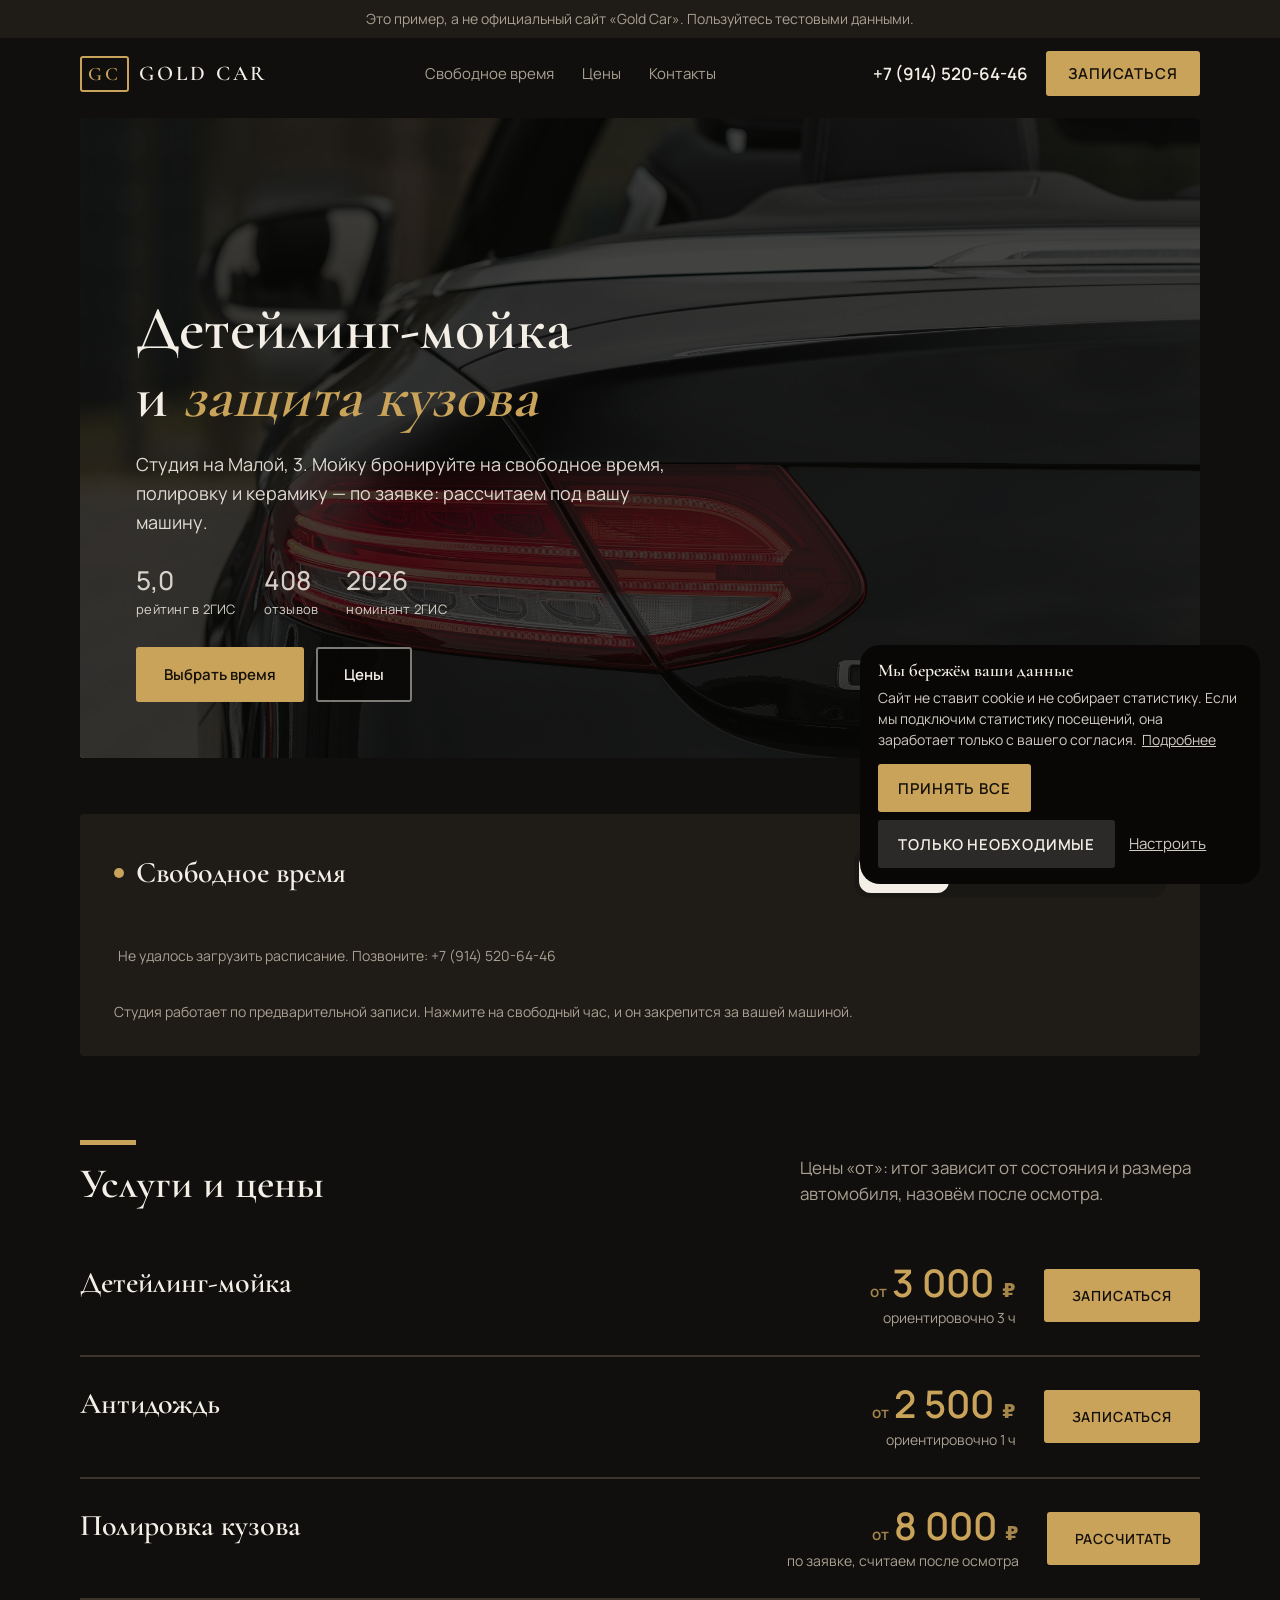
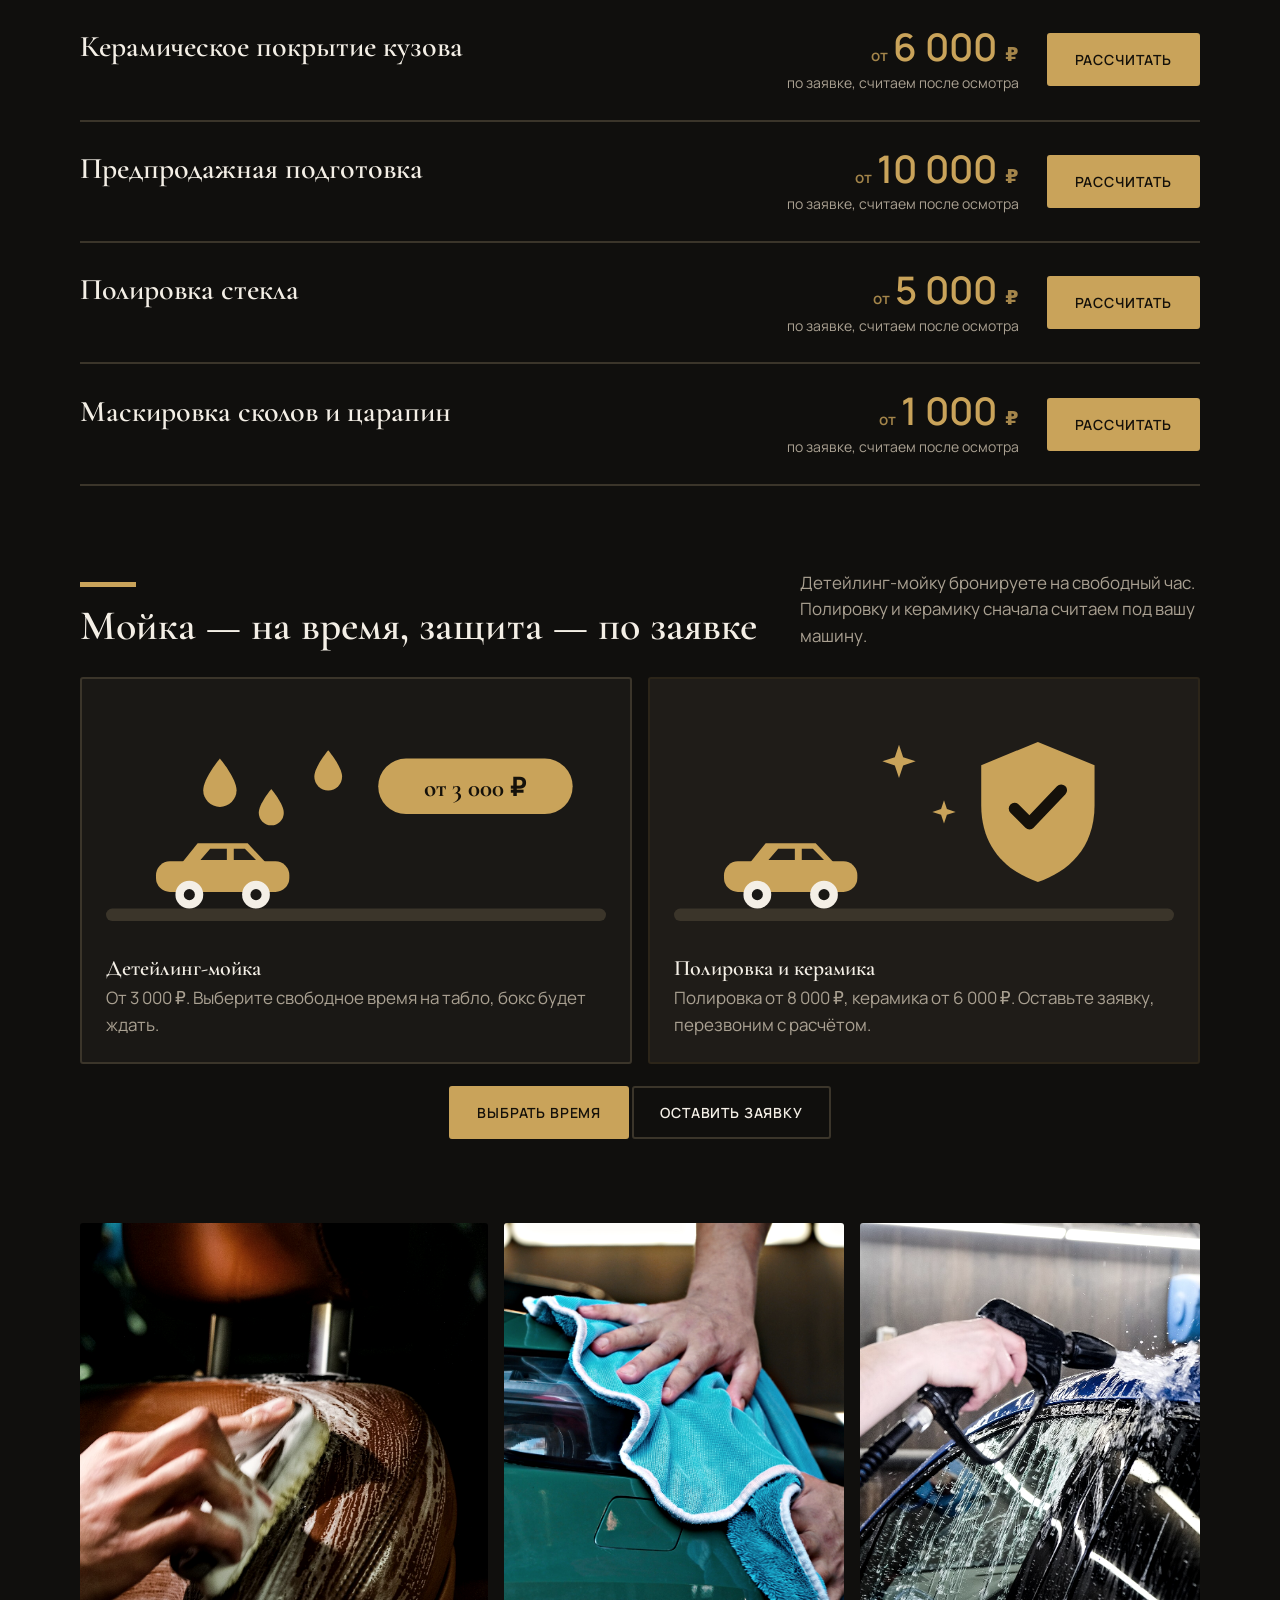
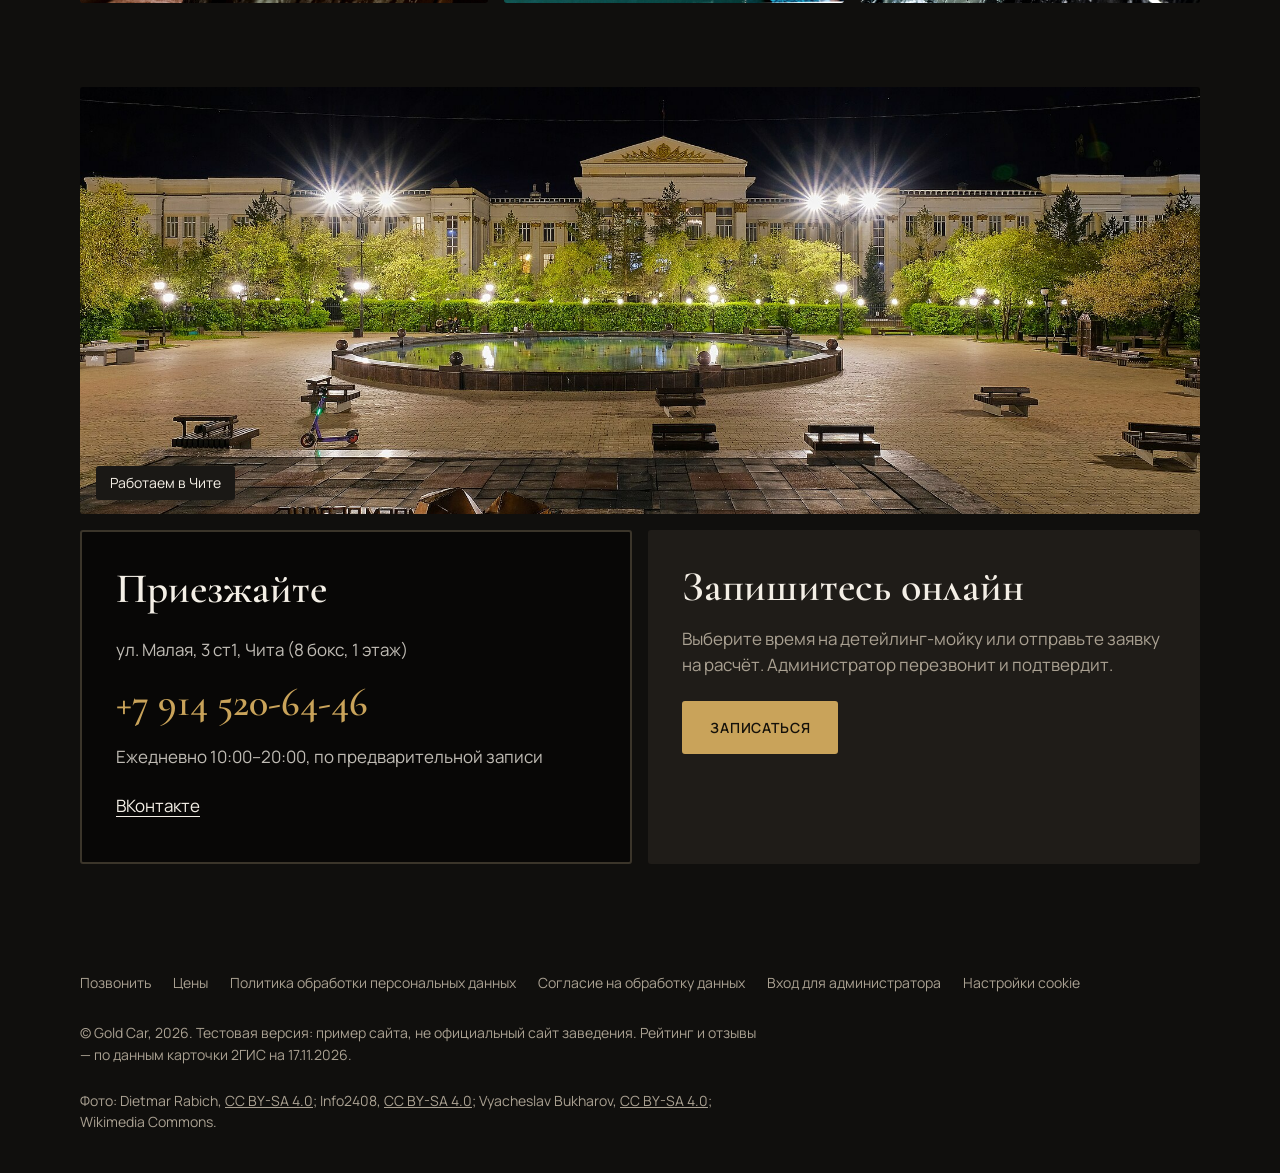
<file: index.html>
<!DOCTYPE html>
<html lang="ru">
<head>
<meta name="robots" content="noindex">
<meta charset="utf-8">
<!-- Странице можно грузить только свои файлы, обращаться только к Worker и (после согласия на cookie) к Метрике -->
<meta http-equiv="Content-Security-Policy" content="default-src 'self'; script-src 'self' 'unsafe-inline' https://mc.yandex.ru https://yastatic.net; style-src 'self' 'unsafe-inline'; img-src 'self' data: https://mc.yandex.ru https://mc.yandex.com; font-src 'self'; connect-src 'self' https://goldcar-zayavki.kenny-ki.workers.dev https://mc.yandex.ru https://mc.yandex.com; frame-src 'none'; object-src 'none'; base-uri 'self'; form-action 'self'">
<meta name="referrer" content="strict-origin-when-cross-origin">
<meta name="viewport" content="width=device-width, initial-scale=1">
<title>Gold Car — детейлинг-студия в Чите: полировка, керамика, детейлинг-мойка</title>
<meta name="description" content="Gold Car, детейлинг-студия в Чите, ул. Малая, 3 ст1. Детейлинг-мойка от 3 000 ₽, керамика от 6 000 ₽, полировка от 8 000 ₽. Запись на свободное время онлайн.">
<meta name="theme-color" content="#100f0d">
<link rel="icon" href="data:image/svg+xml,%3Csvg%20xmlns%3D%22http%3A%2F%2Fwww.w3.org%2F2000%2Fsvg%22%20viewBox%3D%220%200%2064%2064%22%3E%3Crect%20width%3D%2264%22%20height%3D%2264%22%20rx%3D%2214%22%20fill%3D%22%23c9a35a%22%2F%3E%3Ctext%20x%3D%2232%22%20y%3D%2243%22%20text-anchor%3D%22middle%22%20font-size%3D%2230%22%20font-family%3D%22Arial%2Csans-serif%22%20font-weight%3D%22700%22%20fill%3D%22%2315110a%22%3EGC%3C%2Ftext%3E%3C%2Fsvg%3E">
<link rel="stylesheet" href="fonts/fonts.css">
<style>
:root{--bg:#100f0d;--surface:#1a1815;--soft:#1f1c18;--ink:#f4efe6;--mute:#aaa192;--accent:#c9a35a;--on-accent:#15110a;--accent-soft:#2c2519;--line:#3b352a;--dark:#080706;--on-dark:#f4efe6;--live:#c9a35a;--scrim:rgba(0,0,0,.7);--ov:rgba(9,8,6,.76);--r:3px;--rs:3px;--rm:3px;--rl:4px;--rb:3px;--bw:2px;--dw:600;--dtrack:0;--dcase:none;--accent-h:#dcb870;--accent-t:#c9a35a;--live-a:#c9a35ae6;--display:'Cormorant Garamond',Georgia,serif;--text:Manrope,system-ui,sans-serif}
/* Общая основа сайтов «Чита»: всё управляется переменными темы. Оформление, шрифты и композицию каждый сайт задаёт сам. */
*{box-sizing:border-box;margin:0}
[hidden]{display:none!important}
html{scroll-behavior:smooth;scroll-padding-top:84px;-webkit-text-size-adjust:100%}
body{background:var(--bg);color:var(--ink);font:400 17px/1.55 var(--text);-webkit-font-smoothing:antialiased;overflow-x:hidden}
body.lock{overflow:hidden}
img{display:block;width:100%;height:100%;object-fit:cover}
a{color:inherit;text-decoration:none}
button,input,select,textarea{font:inherit;color:inherit}
:focus-visible{outline:3px solid var(--accent);outline-offset:3px}
::selection{background:var(--accent-soft)}
.skip{position:absolute;left:-9999px}.skip:focus{left:16px;top:8px;z-index:99;background:var(--ink);color:var(--bg);padding:8px 14px;border-radius:999px}
.wrap{max-width:1160px;margin:0 auto;padding:0 20px}
h1,h2,h3{font-family:var(--display);font-weight:var(--dw);letter-spacing:var(--dtrack);text-transform:var(--dcase);line-height:1.1}
h1{font-size:clamp(38px,6vw,68px)}
h2{font-size:clamp(28px,4vw,42px)}
.btn{display:inline-flex;align-items:center;justify-content:center;gap:8px;border:var(--bw) solid var(--accent);cursor:pointer;font:600 16px var(--text);padding:15px 26px;min-height:48px;border-radius:var(--rb);background:var(--accent);color:var(--on-accent);transition:transform .2s,background .2s,color .2s}
.btn:hover{background:var(--accent-h);border-color:var(--accent-h);transform:translateY(-2px)}
.btn:disabled{opacity:.6;cursor:default;transform:none}
.btn.soft{background:transparent;color:var(--ink);border-color:var(--line)}
.btn.soft:hover{background:var(--soft);border-color:var(--ink)}
.live{display:inline-block;width:10px;height:10px;border-radius:50%;background:var(--live);animation:pulse 2s infinite;flex:none}
@keyframes pulse{0%{box-shadow:0 0 0 0 var(--live-a)}70%,100%{box-shadow:0 0 0 10px transparent}}
.ic{width:1.2em;height:1.2em;fill:none;stroke:currentColor;stroke-width:1.8;stroke-linecap:round;stroke-linejoin:round;flex:none}

/* плашка тестовой версии */
.demo{background:var(--soft);font-size:14px;text-align:center;padding:8px 20px;color:var(--mute)}
/* на телефоне — одна строка, чтобы первый экран достался заголовку и кнопке записи */
@media(max-width:600px){.demo{font-size:12.5px;padding:6px 16px;white-space:nowrap;overflow:hidden;text-overflow:ellipsis}.demo-x{display:none}}

/* шапка */
header{position:sticky;top:0;z-index:40;background:var(--bg)}
.nav{display:flex;align-items:center;justify-content:space-between;height:72px;gap:16px}
.logo{display:flex;align-items:center;gap:10px;font:var(--dw) 24px var(--display);text-transform:var(--dcase);letter-spacing:var(--dtrack)}
.logo i{min-width:36px;height:36px;padding:0 6px;border-radius:var(--rm);background:var(--accent);color:var(--on-accent);display:grid;place-items:center;font-style:normal;font-size:17px;position:relative}
nav{display:flex;gap:28px;color:var(--mute);font-size:15px}
nav a:hover{color:var(--ink)}
.nav-r{display:flex;align-items:center;gap:18px}
.nav-r .btn{padding:10px 20px;font-size:15px;min-height:44px}
.tel{font-weight:600}
@media(max-width:860px){nav{display:none}}
@media(max-width:520px){.tel{display:none}}

/* общие блоки */
main section,main .board{margin-bottom:84px}
.head{display:flex;justify-content:space-between;align-items:end;gap:20px;flex-wrap:wrap;margin-bottom:28px}
.head p{color:var(--mute);max-width:400px}

/* первый экран: варианты */
.hero{padding:36px 0 56px}
.hero .lead{color:var(--mute);font-size:19px;margin:20px 0 30px;max-width:480px}
.hero .cta{display:flex;gap:12px;flex-wrap:wrap}
.hero .pic{overflow:hidden;background:var(--soft);border-radius:var(--rl)}
.hero.v-split{display:grid;grid-template-columns:1.05fr .95fr;gap:40px;align-items:center}
.hero.v-split .pic{aspect-ratio:4/3.4}
/* на телефоне сначала заголовок и кнопка записи, фото под ними */
@media(max-width:820px){.hero.v-split{grid-template-columns:1fr;padding-top:12px;gap:24px}.hero.v-split .pic{aspect-ratio:16/11}}
.hero.v-full{position:relative;display:grid;align-items:end;min-height:min(78vh,640px);padding:0;border-radius:var(--rl);overflow:hidden;color:var(--on-dark);margin-top:8px}
.hero.v-full{margin-bottom:56px}
.hero.v-full .pic{position:absolute;inset:0;border-radius:0}
.hero.v-full .pic::after{content:"";position:absolute;inset:0;background:var(--ov)}
.hero.v-full .in{position:relative;z-index:1;padding:clamp(24px,5vw,56px);max-width:760px}
.hero.v-full .lead{color:inherit;opacity:.9}
.hero.v-center{text-align:center}
.hero.v-center .in{max-width:800px;margin:0 auto 36px}
.hero.v-center .lead{margin-left:auto;margin-right:auto}
.hero.v-center .cta{justify-content:center}
.hero.v-center .pic{aspect-ratio:21/9}
@media(max-width:700px){.hero.v-center .pic{aspect-ratio:4/3}}

/* свободное время */
.board{background:var(--soft);border-radius:var(--rl);padding:26px}
.board-top{display:flex;justify-content:space-between;align-items:center;gap:16px;flex-wrap:wrap;margin-bottom:18px}
.board h2{font-size:26px;display:flex;align-items:center;gap:12px}
.tabs{display:flex;gap:6px;background:var(--surface);padding:5px;border-radius:999px;overflow-x:auto;scrollbar-width:none}
.tabs button{border:0;background:none;cursor:pointer;font-weight:500;font-size:14px;min-height:40px;padding:8px 16px;border-radius:999px;color:var(--mute);white-space:nowrap}
.tabs button[aria-pressed="true"]{background:var(--ink);color:var(--bg)}
/* все часы в одной строке: на компьютере делят ширину поровну, на узком экране лента листается (колёсико, перетаскивание, полоса прокрутки) */
.hours{--hg:10px;display:flex;flex-wrap:nowrap;gap:var(--hg);overflow-x:auto;scrollbar-width:thin;padding-bottom:6px;cursor:grab;-webkit-overflow-scrolling:touch}
.hours > .hour{flex:1 1 0;min-width:68px;max-width:130px}
.hours > .hour:first-child{margin-left:auto}
.hours > .hour:last-child{margin-right:auto}
.hours.drag{cursor:grabbing}
.hours.drag .hour{pointer-events:none}
.hour{border:0;font:600 18px var(--display);letter-spacing:.5px;padding:16px 0;border-radius:var(--rs);text-align:center;background:transparent;color:var(--mute);opacity:.75}
.hour.busy{text-decoration:line-through}
.hour.past{opacity:.4} /* прошедший час: бледный, без зачёркивания — не путать с занятым */
.hour.wait{text-decoration:none}
.hour.free{background:var(--surface);color:var(--accent-t);cursor:pointer;opacity:1;transition:transform .2s,background .2s,color .2s}
.hour.free:hover,.hour.free:focus-visible{background:var(--accent);color:var(--on-accent);transform:translateY(-3px)}
.board .note{margin-top:14px;color:var(--mute);font-size:14px}
.hours > p,.hours > .wait:only-child{flex:1 1 100%;max-width:none;margin:0;text-align:left;padding:16px 4px;margin:0;font:400 16px var(--text);text-decoration:none}
@media(max-width:600px){.board{padding:20px 16px}}
/* вид табло: rows — прямоугольные клетки с жирной рамкой, bar — сплошная шкала */
[data-bstyle="rows"] .hour{border:var(--bw) solid var(--ink);border-radius:var(--rs);opacity:1;color:var(--mute)}
[data-bstyle="rows"] .hour.free{border-color:var(--ink)}
[data-bstyle="rows"] .hour.past,[data-bstyle="rows"] .hour.busy{border-color:var(--line)}
[data-bstyle="bar"] .hours{--hg:0px;border:var(--bw) solid var(--ink);border-radius:var(--rs);padding-bottom:0;background:var(--surface)}
[data-bstyle="bar"] .hour{border-radius:0;border-right:var(--bw) solid var(--line);padding:18px 0}
[data-bstyle="bar"] .hour.free{background:var(--accent);color:var(--on-accent)}
[data-bstyle="bar"] .hour.free:hover{background:var(--ink);color:var(--bg);transform:none}
/* телефон: лента часов и вкладки дней обрезались по краю («13:0», «Послезавтр»), 17.11.2026.
   Часы — сеткой по 4 в ряд без прокрутки, вкладки — на всю ширину */
@media(max-width:600px){
  .board-top{display:grid;grid-template-columns:minmax(0,1fr)}
  .tabs{width:100%}
  .tabs button{flex:1 1 0;min-width:0;padding:8px 2px;font-size:13px;letter-spacing:0}
  .hours{display:grid;grid-template-columns:repeat(4,minmax(0,1fr));overflow:visible;cursor:auto;padding-bottom:0}
  /* :first-child/:last-child — иначе margin:auto от широкой ленты сжимает первый и последний час в кружок (17.11.2026) */
  .hours > .hour,.hours > .hour:first-child,.hours > .hour:last-child{min-width:0;max-width:none;margin:0;font-size:15px;letter-spacing:0;padding:13px 0}
  .hours > p,.hours > .wait:only-child{grid-column:1/-1}
  [data-bstyle="bar"] .hours{overflow:hidden}
  [data-bstyle="bar"] .hour{border-bottom:var(--bw) solid var(--line)}
}

/* цены */
.chips{display:flex;gap:8px;flex-wrap:wrap;margin-bottom:24px}
.chips button{border:var(--bw) solid transparent;cursor:pointer;font-weight:500;font-size:15px;min-height:44px;padding:10px 18px;border-radius:999px;background:var(--soft);transition:background .2s}
.chips button:hover{background:var(--line)}
.chips button[aria-pressed="true"]{background:var(--accent);color:var(--on-accent)}
.plans{display:grid;grid-template-columns:repeat(auto-fit,minmax(var(--plan-min,280px),1fr));gap:16px}
.plan{border-radius:var(--r);padding:30px;background:var(--soft);display:flex;flex-direction:column;gap:12px}
.plan.alt{background:var(--accent-soft)}
.plan h3{font-size:24px}
.plan .price{font:var(--dw) 46px/1.1 var(--display);letter-spacing:var(--dtrack)}
.plan .price .cur{font-size:.5em;color:var(--mute)}
.plan .price .from{font-size:.4em;color:var(--mute);margin-right:2px}
.plan .price .ask{font:500 20px var(--text);color:var(--mute);letter-spacing:0;text-transform:none}
.plan p{color:var(--mute)}
.plan .time{display:inline-block;align-self:flex-start;background:var(--surface);border-radius:999px;padding:5px 14px;font-size:14px}
.plan .btn{align-self:flex-start;margin-top:auto}
@media(max-width:700px){.plan{padding:24px}}
/* list и table — прайс строками */
[data-plans="list"] .plans,[data-plans="table"] .plans{grid-template-columns:1fr;gap:0}
[data-plans="list"] .plan,[data-plans="table"] .plan{display:grid;grid-template-columns:minmax(0,1fr) auto auto;grid-template-areas:"h pr b" "p t b";align-items:center;gap:4px 28px;padding:22px 0;border-radius:0;background:none;border-bottom:var(--bw) solid var(--line)}
[data-plans="list"] .plan.alt,[data-plans="table"] .plan.alt{background:none}
[data-plans="list"] .plan h3,[data-plans="table"] .plan h3{grid-area:h;font-size:22px}
[data-plans="list"] .plan p,[data-plans="table"] .plan p{grid-area:p}
[data-plans="list"] .plan .price,[data-plans="table"] .plan .price{grid-area:pr;font-size:32px;text-align:right}
[data-plans="list"] .plan .time,[data-plans="table"] .plan .time{grid-area:t;justify-self:end;background:none;padding:0;color:var(--mute)}
[data-plans="list"] .plan .btn,[data-plans="table"] .plan .btn{grid-area:b;align-self:center;margin:0}
[data-plans="table"] .plans{border:var(--bw) solid var(--ink);border-radius:var(--r);overflow:hidden;background:var(--surface)}
[data-plans="table"] .plan{padding:20px 24px;border-bottom:var(--bw) solid var(--ink)}
[data-plans="table"] .plan:last-child{border-bottom:0}
@media(max-width:700px){
  [data-plans="list"] .plan,[data-plans="table"] .plan{grid-template-columns:minmax(0,1fr);grid-template-areas:"h" "p" "pr" "t" "b";gap:6px}
  [data-plans="list"] .plan .price,[data-plans="table"] .plan .price,[data-plans="list"] .plan .time,[data-plans="table"] .plan .time{text-align:left;justify-self:start}
  [data-plans="table"] .plan{padding:18px}
}

/* допуслуги */
.extras{display:grid;grid-template-columns:.9fr 1.1fr;gap:16px}
.extras .pic{border-radius:var(--r);overflow:hidden;min-height:340px}
.list{background:var(--soft);border-radius:var(--r);padding:12px 26px 20px}
.list h3{font-size:22px;margin:16px 0 4px}
.list ul{list-style:none;padding:0}
.list li{display:grid;grid-template-columns:1fr auto;gap:2px 12px;padding:10px 0}
.list li b{font-weight:600;white-space:nowrap}
.list li small{grid-column:1/-1;color:var(--mute);font-size:14px}
@media(max-width:820px){.extras{grid-template-columns:1fr}.extras .pic{min-height:220px}}

/* как это работает */
.steps{display:grid;grid-template-columns:repeat(3,1fr);gap:16px}
.step{background:var(--soft);border-radius:var(--r);padding:28px}
.step i{width:48px;height:48px;border-radius:var(--rm);background:var(--accent-soft);color:var(--accent-t);display:grid;place-items:center;margin-bottom:16px;font-style:normal;font-size:24px}
.step h3{font-size:22px;margin-bottom:8px}
.step p{color:var(--mute)}
@media(max-width:700px){.steps{grid-template-columns:1fr}}

/* фото */
.strip{display:grid;grid-template-columns:1.3fr 1fr;grid-template-rows:380px;gap:16px}
.strip.three{grid-template-columns:1.2fr 1fr 1fr}
.strip figure{border-radius:var(--r);overflow:hidden}
@media(max-width:700px){.strip,.strip.three{grid-template-columns:1fr;grid-template-rows:none}.strip figure{aspect-ratio:16/10}}

/* контакты */
.hero .pic.art{display:grid;place-items:center;background:var(--soft)}
.hero .pic.art svg{width:100%;height:100%;display:block}
/* свой блок сайта (sites/_art.mjs → sig): карточки с векторной картинкой; цвета берутся из темы */
.sg-g{display:grid;grid-template-columns:1fr 1fr;gap:16px}
.sg-g.three{grid-template-columns:repeat(3,1fr)}
.sg-g.one{grid-template-columns:1fr}
.sg-c{margin:0;background:var(--surface);border:var(--bw) solid var(--line);border-radius:var(--r);padding:24px}
.sg-c.on{background:var(--soft);border-color:var(--accent-soft)}
.sg-c svg{display:block;width:100%;height:auto;margin-bottom:16px}
.sg-c figcaption{color:var(--mute)}
.sg-c figcaption b{display:block;font:var(--dw) 22px/1.2 var(--display);letter-spacing:var(--dtrack);text-transform:var(--dcase);color:var(--ink);margin-bottom:4px}
.sg-cta{margin-top:22px;text-align:center}
@media(max-width:800px){.sg-g,.sg-g.three{grid-template-columns:1fr}.sg-c{padding:18px}}
.a-acc{fill:var(--accent)}.a-ink{fill:var(--ink)}.a-soft{fill:var(--accent-soft)}.a-live{fill:var(--live)}.a-surf{fill:var(--surface)}
.a-mute{fill:var(--line)}.a-line{fill:var(--line)}.a-glass{fill:var(--soft)}.a-bg{fill:var(--soft)}
.a-ring{stroke:var(--mute);stroke-width:6}.a-hand{fill:none;stroke:var(--ink);stroke-width:6;stroke-linecap:round}
.a-tick{fill:none;stroke:var(--ink);stroke-width:6;stroke-linecap:round;stroke-linejoin:round}
.a-arrow{fill:none;stroke:var(--accent);stroke-width:6;stroke-linecap:round;stroke-linejoin:round}
.a-tickw{fill:none;stroke:var(--on-accent);stroke-width:7;stroke-linecap:round;stroke-linejoin:round}
.a-t{font:700 20px var(--display);fill:var(--ink)}.a-ts{font:600 15px var(--text);fill:var(--mute)}.a-tw{font:700 18px var(--display);fill:var(--on-accent)}
.contact{display:grid;grid-template-columns:1fr 1fr;gap:16px}
.city{position:relative;margin-bottom:16px;border-radius:var(--r);overflow:hidden;aspect-ratio:21/8}
.city figcaption{position:absolute;left:16px;bottom:14px;background:var(--surface);color:var(--ink);font-size:14px;padding:6px 14px;border-radius:var(--rb)}
@media(max-width:700px){.city{aspect-ratio:16/10}}
.card{border-radius:var(--r);padding:34px;background:var(--soft)}
.card.dark{background:var(--dark);color:var(--on-dark)}
.card.dark p{opacity:.78}
.card.dark a:hover{text-decoration:underline;text-underline-offset:4px}
.card h2{margin-bottom:16px}
.card .big{font:var(--dw) 34px/1.2 var(--display);display:block;margin:6px 0 18px}
.card .txt{color:var(--mute);margin-bottom:22px}
.card .links{display:flex;gap:14px;flex-wrap:wrap;margin-top:14px}
.card .links a{text-decoration:underline;text-underline-offset:4px}
@media(max-width:700px){.contact{grid-template-columns:minmax(0,1fr)}.card{padding:26px}.card .big{font-size:clamp(19px,6vw,30px)}}
/* номер не переносится по дефису; карточка не шире колонки даже при широком шрифте (Detailing №1, 17.11.2026) */
.contact > *{min-width:0}
.card .big{white-space:nowrap;overflow:hidden;text-overflow:ellipsis}

/* подвал */
footer{padding:12px 0 40px;color:var(--mute);font-size:14px}
footer .lnk{display:flex;flex-wrap:wrap;gap:8px 22px;margin-bottom:18px}
footer .lnk a:hover,footer .lnk button:hover{color:var(--ink)}
footer .legal{display:flex;justify-content:space-between;gap:24px;flex-wrap:wrap}
footer .legal p{max-width:680px}
footer .legal a{text-decoration:underline}
.cclink{font:inherit;color:inherit;background:none;border:0;padding:0;cursor:pointer}

/* запись: выезжающая панель */
#book{position:fixed;inset:0;z-index:60;visibility:hidden;transition:visibility 0s .38s}
#book.open{visibility:visible;transition:none}
.ovl{position:absolute;inset:0;background:var(--scrim);opacity:0;transition:opacity .3s}
#book.open .ovl{opacity:1}
.drawer{position:absolute;top:0;right:0;bottom:0;width:min(500px,100%);background:var(--surface);color:var(--ink);border-radius:var(--rl) 0 0 var(--rl);overflow:hidden;display:flex;flex-direction:column;transform:translateX(100%);transition:transform .38s cubic-bezier(.2,.8,.2,1)}
#book.open .drawer{transform:none}
@media(max-width:520px){.drawer{border-radius:0}}
.dh{display:flex;align-items:center;justify-content:space-between;padding:18px 24px;background:var(--soft)}
.dh h2{font-size:28px;display:flex;align-items:center;gap:10px}
.dh h2:focus{outline:none}
.x{width:46px;height:46px;border:0;border-radius:50%;background:var(--surface);cursor:pointer;display:grid;place-items:center;transition:background .2s}
.x:hover{background:var(--accent-soft)}
.x svg{width:20px;height:20px;stroke:var(--ink);stroke-width:2;fill:none}
.db{flex:1;overflow-y:auto;padding:24px;overscroll-behavior:contain}
#f{display:grid;gap:20px}
#f label,.field{display:grid;gap:8px}
.lbl{font-weight:600}
#f select,#f input:not([type=checkbox]),#f textarea{width:100%;min-height:52px;padding:12px 16px;border:var(--bw) solid transparent;border-radius:var(--rs);background:var(--soft);color:var(--ink);font-size:16px}
#f textarea{min-height:92px;resize:vertical}
#f select{-webkit-appearance:none;appearance:none;padding-right:44px;background:var(--soft) url("data:image/svg+xml,%3Csvg xmlns='http://www.w3.org/2000/svg' viewBox='0 0 24 24' fill='none' stroke='%23888' stroke-width='2'%3E%3Cpath d='m6 9 6 6 6-6'/%3E%3C/svg%3E") no-repeat right 14px center/18px}
#f select option{background:var(--surface);color:var(--ink)}
#f select:focus,#f input:not([type=checkbox]):focus,#f textarea:focus{outline:2px solid var(--accent);outline-offset:0}
input::placeholder,textarea::placeholder{color:var(--mute)}
.hint{font-size:14px;color:var(--mute)}
details.more summary{cursor:pointer;color:var(--accent-t);font-weight:600;list-style:none;display:flex;align-items:center;gap:8px;min-height:44px}
details.more summary::-webkit-details-marker{display:none}
details.more summary::before{content:"+";width:26px;height:26px;border-radius:50%;background:var(--accent-soft);display:grid;place-items:center;transition:transform .2s}
details.more[open] summary::before{transform:rotate(45deg)}
.ex{display:grid;gap:2px;margin-top:6px}
.ex label{display:grid!important;grid-template-columns:22px 1fr auto;align-items:center;gap:12px!important;min-height:44px;cursor:pointer}
.ex input{width:20px;height:20px;accent-color:var(--accent)}
.ex b{font-weight:600;white-space:nowrap}
.sum{display:flex;justify-content:space-between;align-items:center;gap:12px;padding:16px 18px;border-radius:var(--rs);background:var(--accent-soft)}
.sum small{display:block;color:var(--mute);font-size:13px}
.sum b.ask{font:600 18px var(--text);text-transform:none;letter-spacing:0;text-align:right;white-space:normal}
.sum b{font:var(--dw) 28px/1 var(--display);text-transform:none;white-space:nowrap}
#f > *,#f .field > *{min-width:0} /* иначе сетка формы растягивается по ленте дней и лента не листается */
#f{grid-template-columns:minmax(0,1fr)}
.ddw{position:relative;min-width:0}
.dd{display:flex;gap:8px;overflow-x:auto;padding-bottom:4px;scrollbar-width:none;scroll-behavior:smooth;cursor:grab}
.dd.drag{cursor:grabbing;scroll-behavior:auto}
.dd.drag button{pointer-events:none}
.ddn{position:absolute;top:50%;transform:translateY(calc(-50% - 2px));z-index:2;width:44px;height:44px;border:0;border-radius:50%;background:var(--ink);color:var(--bg);display:grid;place-items:center;cursor:pointer;transition:background .2s}
.ddn:hover{background:var(--accent);color:var(--on-accent)}
.ddn svg{width:18px;height:18px;fill:none;stroke:currentColor;stroke-width:2.4;stroke-linecap:round;stroke-linejoin:round}
.ddn.prev{left:-6px}.ddn.next{right:-6px}
.dd button{flex:0 0 auto;border:0;cursor:pointer;background:var(--soft);border-radius:var(--rs);padding:10px 14px;min-width:66px;min-height:56px;font-size:13px;color:var(--mute);transition:background .2s}
.dd button b{display:block;font:var(--dw) 20px var(--display);color:var(--ink)}
.dd button.on{background:var(--ink);color:var(--bg)}
.dd button.on b{color:var(--bg)}
.picked{margin-bottom:10px;color:var(--mute);font-size:14px}
.slots{display:grid;grid-template-columns:repeat(auto-fill,minmax(84px,1fr));gap:8px}
.slot{min-height:46px;border:0;border-radius:999px;background:var(--soft);cursor:pointer;font:600 16px var(--display);letter-spacing:.4px;transition:background .15s}
.slot:hover{background:var(--accent-soft)}
.slot.on{background:var(--accent);color:var(--on-accent)}
.consent{grid-template-columns:22px 1fr!important;align-items:start;font-size:14px;color:var(--mute)}
.consent input{width:20px;height:20px;margin-top:2px;accent-color:var(--accent)}
.consent a{color:var(--accent-t);text-decoration:underline}
.ok{display:none;text-align:center;padding:40px 10px}
.ok i{width:72px;height:72px;border-radius:50%;background:var(--accent-soft);display:grid;place-items:center;margin:0 auto 18px;font-style:normal;font-size:32px;color:var(--accent-t)}
.ok h3{font-size:28px;margin-bottom:10px}
.ok p{color:var(--mute);margin-bottom:24px}
.err{display:none;margin-top:16px;padding:14px 16px;border-radius:var(--rs);background:#fbe4de;color:#8a2a1c}
.hp{position:absolute;left:-9999px;width:1px;height:1px;overflow:hidden}

/* согласие на cookie: показывается при первом визите; до ответа ничего не загружается */
.cc{position:fixed;left:16px;right:16px;bottom:calc(16px + env(safe-area-inset-bottom));z-index:50;max-width:560px;margin:0 auto;padding:20px;border-radius:20px;background:var(--dark);color:var(--on-dark);font-size:14px;line-height:1.5}
.cc h3{font-size:20px;margin-bottom:6px;display:flex;align-items:center;gap:10px}
.cc p{opacity:.85}
.cc a{text-decoration:underline}
.cc .opts{display:none;margin-top:14px;gap:8px}
.cc.more .opts{display:grid}
.cc .opt{display:grid;grid-template-columns:22px 1fr;gap:10px;align-items:start;padding:12px 14px;border-radius:14px;background:rgba(255,255,255,.1);cursor:pointer}
.cc .opt input{width:20px;height:20px;margin-top:1px;accent-color:var(--accent)}
.cc .opt b{display:block;font-weight:600}
.cc .opt span{opacity:.75}
.cc .row{display:flex;flex-wrap:wrap;gap:8px;margin-top:14px}
.cc .btn{padding:11px 18px;font-size:15px}
.cc .btn.ghost{background:rgba(255,255,255,.14);color:inherit;border-color:transparent}
.cc .btn.ghost:hover{background:rgba(255,255,255,.24)}
.cc .lnkbtn{background:none;border:0;color:inherit;opacity:.85;text-decoration:underline;cursor:pointer;padding:11px 6px;font-size:15px}
@media(max-width:520px){.cc{left:10px;right:10px;padding:14px 14px 6px;border-radius:16px;font-size:13px;line-height:1.4}.cc h3{font-size:17px;margin-bottom:4px}.cc .row{gap:8px;margin-top:10px}.cc .row .btn{flex:1 1 0;min-width:0;padding:11px 8px;font-size:14px;min-height:44px}.cc .row .lnkbtn{flex:1 0 100%;text-align:center;padding:12px 6px;min-height:44px}}
/* на широком экране баннер уходит в правый нижний угол: текст hero слева остаётся открытым */
@media(min-width:900px){.cc{left:auto;right:20px;margin:0;max-width:400px;padding:16px 18px}.cc h3{font-size:18px}}

/* зоны нажатия не меньше 44 px: подвал, контакты, шапка, подписи фото */
footer .lnk{gap:0 22px}
footer .lnk a,.cclink{display:inline-flex;align-items:center;min-height:44px}
footer .legal a{display:inline-block;padding:12px 4px;margin:-12px -4px}
.card a:not(.btn):not(.big){display:inline-flex;align-items:center;min-height:44px}
.card .links{gap:4px 18px}
.logo{min-height:44px}
@media(min-width:521px){.nav-r .tel{display:inline-flex;align-items:center;min-height:44px}}
.cc a{display:inline-block;padding:10px 2px;margin:-10px 0}

@media (prefers-reduced-motion:reduce){
  html{scroll-behavior:auto}
  .drawer,.ovl{transition:none}
  .live{animation:none}
  .btn:hover,.hour.free:hover{transform:none}
}

/* цифры из карточки 2ГИС под заголовком */
.facts{display:flex;gap:28px;flex-wrap:wrap;list-style:none;padding:0;margin:0 0 30px}
@media(max-width:440px){.facts{gap:18px;flex-wrap:nowrap;margin-bottom:22px}.facts li{min-width:0}}
.facts li{font-size:14px;color:var(--mute)}
.facts b{display:block;font:var(--dw) 36px/1 var(--display);letter-spacing:var(--dtrack);color:var(--ink);margin-bottom:4px}
.hero.v-full .facts li{color:inherit;opacity:.85}
.hero.v-full .facts b{color:inherit}

/* ---- оформление «Gold Car» ---- */

.logo{letter-spacing:.14em;text-transform:uppercase;font-size:21px}
.logo i{background:transparent;border:2px solid var(--accent);color:var(--accent);font:600 19px var(--display)}
h2::before{content:"";display:block;width:56px;height:5px;background:var(--accent);margin-bottom:16px}
.board h2::before,.card h2::before,.dh h2::before,.cc h3::before{display:none}
.hero.v-full{min-height:min(78vh,640px)}
.hero.v-full .in{max-width:820px}
.hero h1{font-size:clamp(36px,4.8vw,64px);line-height:1.1;font-weight:500;max-width:18ch;text-wrap:balance}
.hero h1 em{font-style:italic;color:var(--accent);font-weight:500}
.hero .lead{font-size:18px;line-height:1.6;color:#e8e0cf;opacity:1;max-width:540px}
.hero .btn{text-transform:none;letter-spacing:0;font-size:15px}
.hero .btn.soft{background:rgba(8,7,6,.78);color:#f4efe6;border-color:rgba(244,239,230,.5)}
.hero .btn.soft:hover{background:#080706;border-color:var(--accent);color:var(--accent)}
.facts{display:flex;gap:28px;flex-wrap:wrap;list-style:none;padding:0;margin:0 0 28px}
.facts li{font-size:13px;color:#b5ac9b;letter-spacing:.02em}
.facts b{display:block;font:600 26px/1 var(--display);color:#e9e1d1;margin-bottom:6px}
/* цифры мягким шрифтом: у Cormorant «старые» цифры в расписании и ценах выглядят рваными */
.hour,.slot,.plan .price,.facts b,.sum b,.dd button b{font-family:Manrope,system-ui,sans-serif;font-weight:600;letter-spacing:0}
.facts b{font-size:26px;font-weight:500}
@media(min-width:601px){.board{padding:34px}}
.board h2{font-size:30px}
.hours{--hg:12px}
.hour{font-size:17px;color:#8f8777;padding:16px 0;border-radius:12px}
.hour.free{background:transparent;border:2px solid var(--accent);color:var(--accent);opacity:1}
.hour.free:hover,.hour.free:focus-visible{background:var(--accent);color:var(--on-accent);transform:none}
.hour.past,.hour.busy,.hour.wait{border:2px solid transparent}
.slot{border-radius:12px}
.tabs button{border-radius:12px}
.tabs{border-radius:14px}
[data-plans="list"] .plan h3{font-size:30px}
[data-plans="list"] .plan .price{font-size:38px;color:var(--accent)}
[data-plans="list"] .plan .price .from,[data-plans="list"] .plan .price .cur{color:var(--accent);opacity:.8}
[data-plans="list"] .plan{padding:26px 0;border-bottom-width:2px}
.step{background:var(--surface);border-top:5px solid var(--accent)}
.step i{background:transparent;border:2px solid var(--accent);border-radius:50%}
.strip figure{filter:saturate(.8) contrast(1.05)}
.card.dark{background:#080706;border:2px solid var(--line)}
.card .big{color:var(--accent);font-size:40px}
.btn{letter-spacing:.06em;text-transform:uppercase;font-size:14px}

</style>
</head>
<body data-plans="list" data-bstyle="pills">
<a class="skip" href="#tablo">Перейти к записи</a>
<div class="demo" role="note">Это пример, а не официальный сайт «Gold Car»<span class="demo-x">. Пользуйтесь тестовыми данными</span>.</div>

<header>
  <div class="wrap nav">
    <a class="logo" href="#" aria-label="Gold Car, наверх"><i aria-hidden="true">GC</i>Gold Car</a>
    <nav aria-label="Разделы"><a href="#tablo" data-board>Свободное время</a><a href="#ceny">Цены</a><a data-extras href="#dop">Дополнительно</a><a href="#kontakty">Контакты</a></nav>
    <div class="nav-r">
      <a class="tel" id="h-tel" href="tel:+79145206446">+7 (914) 520-64-46</a>
      <button class="btn" type="button" data-book>Записаться</button>
    </div>
  </div>
</header>

<main class="wrap">
  <div class="hero v-full"><div class="pic"><img src="img/glossy.jpg" width="1600" height="1000" alt="Чистый блестящий чёрный кузов крупным планом" fetchpriority="high"></div><div class="in"><h1>Детейлинг-мойка и <em>защита кузова</em></h1><p class="lead">Студия на Малой, 3. Мойку бронируйте на свободное время, полировку и керамику — по заявке: рассчитаем под вашу машину.</p><ul class="facts"><li><b>5,0</b>рейтинг в 2ГИС</li><li><b>408</b>отзывов</li><li><b>2026</b>номинант 2ГИС</li></ul><div class="cta"><a class="btn" href="#tablo">Выбрать время</a><a class="btn soft" href="#ceny">Цены</a></div></div></div>
  <div class="board" id="tablo" data-board role="region" aria-labelledby="h-tablo"><div class="board-top"><h2 id="h-tablo"><span class="live" aria-hidden="true"></span>Свободное время</h2><div class="tabs" id="days-tabs" aria-label="День"></div></div><div class="hours" id="rows" aria-live="polite"><span class="hour wait">Загружаем…</span></div><noscript><p class="note">Расписание видно с включённым JavaScript. Записаться можно по телефону +7 (914) 520-64-46.</p></noscript><p class="note" id="board-note">Студия работает по предварительной записи. Нажмите на свободный час, и он закрепится за вашей машиной.</p></div>
  <section id="ceny" aria-labelledby="h-ceny"><div class="head"><h2 id="h-ceny">Услуги и цены</h2><p>Цены «от»: итог зависит от состояния и размера автомобиля, назовём после осмотра.</p></div><div class="chips" id="chips" aria-label="Класс автомобиля"></div><div class="plans" id="plans"></div></section>
  <section class="sg" aria-labelledby="h-dva"><div class="head"><h2 id="h-dva">Мойка — на время, защита — по заявке</h2><p>Детейлинг-мойку бронируете на свободный час. Полировку и керамику сначала считаем под вашу машину.</p></div><div class="sg-g"><figure class="sg-c"><svg viewBox="0 0 360 170" role="img" aria-label="Машина на мойке и свободное время"><rect class="a-line" x="0" y="148" width="360" height="9" rx="4.5"/><g transform="translate(36 98) scale(1)"><rect class="a-acc" x="0" y="16" width="96" height="22" rx="10"/><path class="a-acc" d="M18 18 30 3h36l14 15z"/><path class="a-glass" d="M32 15 39 7h12v8zM56 7h8l8 8H56z"/><circle class="a-ink" cx="24" cy="40" r="10"/><circle class="a-surf" cx="24" cy="40" r="4"/><circle class="a-ink" cx="72" cy="40" r="10"/><circle class="a-surf" cx="72" cy="40" r="4"/></g><path class="a-acc" transform="translate(70 40) scale(1.2)" d="M10 0C10 0 0 12 0 19a10 10 0 0 0 20 0C20 12 10 0 10 0z"/><path class="a-acc" transform="translate(110 62) scale(0.9)" d="M10 0C10 0 0 12 0 19a10 10 0 0 0 20 0C20 12 10 0 10 0z"/><path class="a-acc" transform="translate(150 34) scale(1)" d="M10 0C10 0 0 12 0 19a10 10 0 0 0 20 0C20 12 10 0 10 0z"/><rect class="a-acc" x="196" y="40" width="140" height="40" rx="20"/><text class="a-tw" x="266" y="67" text-anchor="middle">от 3 000 ₽</text></svg><figcaption><b>Детейлинг-мойка</b>От 3 000 ₽. Выберите свободное время на табло, бокс будет ждать.</figcaption></figure><figure class="sg-c on"><svg viewBox="0 0 360 170" role="img" aria-label="Машина под защитным щитом"><rect class="a-line" x="0" y="148" width="360" height="9" rx="4.5"/><g transform="translate(36 98) scale(1)"><rect class="a-acc" x="0" y="16" width="96" height="22" rx="10"/><path class="a-acc" d="M18 18 30 3h36l14 15z"/><path class="a-glass" d="M32 15 39 7h12v8zM56 7h8l8 8H56z"/><circle class="a-ink" cx="24" cy="40" r="10"/><circle class="a-surf" cx="24" cy="40" r="4"/><circle class="a-ink" cx="72" cy="40" r="10"/><circle class="a-surf" cx="72" cy="40" r="4"/></g><g transform="translate(262 76) scale(1.2)"><path class="a-acc" d="M0-40 34-26v24c0 26-16 40-34 46C-18 38-34 24-34-2v-24z"/><path class="a-tickw" d="m-14 0 9 9 19-20"/></g><path class="a-live" transform="translate(150 30) scale(1)" d="M12 0l3 9 9 3-9 3-3 9-3-9-9-3 9-3z"/><path class="a-live" transform="translate(186 70) scale(0.7)" d="M12 0l3 9 9 3-9 3-3 9-3-9-9-3 9-3z"/></svg><figcaption><b>Полировка и керамика</b>Полировка от 8 000 ₽, керамика от 6 000 ₽. Оставьте заявку, перезвоним с расчётом.</figcaption></figure></div><p class="sg-cta"><button class="btn" type="button" data-book data-service="Детейлинг-мойка">Выбрать время</button> <button class="btn soft" type="button" data-book data-service="Керамическое покрытие кузова">Оставить заявку</button></p></section>
  <section aria-label="Чита"><div class="strip three"><figure><img src="img/interior.jpg" width="1600" height="1000" alt="Химчистка сиденья в салоне" loading="lazy"></figure><figure><img src="img/towel.jpg" width="1600" height="1000" alt="Кузов протирают мягкой микрофиброй" loading="lazy"></figure><figure><img src="img/wash.jpg" width="1600" height="1000" alt="Мойка кузова струёй воды под давлением" loading="lazy"></figure></div></section>
  <section id="kontakty" aria-labelledby="h-kont"><figure class="city"><img src="img/lenin.jpg" width="1600" height="1000" alt="Площадь в центре Читы" loading="lazy"><figcaption>Работаем в Чите</figcaption></figure><div class="contact"><div class="card dark"><h2 id="h-kont">Приезжайте</h2><p><a id="c-addr" href="#" target="_blank" rel="noopener">ул. Малая, 3 ст1, Чита (8 бокс, 1 этаж)</a></p><a class="big" id="c-tel" href="#"></a><p id="c-hrs"></p><div class="links" id="c-links"></div></div><div class="card"><h2>Запишитесь онлайн</h2><p class="txt">Выберите время на детейлинг-мойку или отправьте заявку на расчёт. Администратор перезвонит и подтвердит.</p><button class="btn" type="button" data-book>Записаться</button></div></div></section>
</main>

<footer>
  <div class="wrap">
    <div class="lnk" id="foot-lnk">
      <a href="tel:+79145206446">Позвонить</a>
      <a href="#ceny">Цены</a>
      <a href="privacy.html">Политика обработки персональных данных</a>
      <a href="soglasie.html">Согласие на обработку данных</a>
      <a href="admin.html">Вход для администратора</a>
    </div>
    <div class="legal">
      <p>© <span id="fbrand">Gold Car</span>, 2026. Тестовая версия: пример сайта, не официальный сайт заведения. Рейтинг и отзывы — по данным карточки 2ГИС на 17.11.2026.</p>
      <p>Фото: Dietmar Rabich, <a href="https://creativecommons.org/licenses/by-sa/4.0" target="_blank" rel="noopener">CC BY-SA 4.0</a>; Info2408, <a href="https://creativecommons.org/licenses/by-sa/4.0" target="_blank" rel="noopener">CC BY-SA 4.0</a>; Vyacheslav Bukharov, <a href="https://creativecommons.org/licenses/by-sa/4.0" target="_blank" rel="noopener">CC BY-SA 4.0</a>; Wikimedia Commons.</p>
    </div>
  </div>
</footer>

<div id="book">
  <div class="ovl" id="ovl"></div>
  <aside class="drawer" id="drawer" role="dialog" aria-modal="true" aria-labelledby="dtitle" aria-hidden="true">
    <div class="dh">
      <h2 id="dtitle" tabindex="-1"><span class="live" aria-hidden="true"></span><span id="dtitle-t" data-book="Запись">Запись</span></h2>
      <button class="x" type="button" id="dclose" aria-label="Закрыть"><svg viewBox="0 0 24 24" aria-hidden="true"><path d="M6 6l12 12M18 6 6 18"/></svg></button>
    </div>
    <div class="db">
      <form id="f">
        <label id="lvl-wrap"><span class="lbl">Класс автомобиля</span><select name="level" id="level"></select></label>
        <label><span class="lbl">Услуга</span><select name="service" id="svc"></select></label>
        <details class="more only-book" id="more"><summary>Добавить услуги</summary><div class="ex" id="ex"></div></details>
        <p class="sum" id="sum"></p>
        <div class="field only-book"><span class="lbl">День</span><div class="ddw"><button class="ddn prev" type="button" id="dd-prev" aria-label="Предыдущие дни" hidden><svg viewBox="0 0 24 24" aria-hidden="true"><path d="m15 6-6 6 6 6"/></svg></button><div class="dd" id="days"></div><button class="ddn next" type="button" id="dd-next" aria-label="Следующие дни" hidden><svg viewBox="0 0 24 24" aria-hidden="true"><path d="m9 6 6 6-6 6"/></svg></button></div></div>
        <div class="field only-book"><span class="lbl">Время</span><div id="times" aria-live="polite"></div></div>
        <label class="only-req" hidden><span class="lbl">Автомобиль</span><input name="car" maxlength="80" autocomplete="off" placeholder="Марка и модель"></label>
        <label class="only-req" hidden><span class="lbl">Что нужно сделать</span><textarea name="comment" maxlength="300" placeholder="Коротко опишите задачу (необязательно)"></textarea></label>
        <label><span class="lbl">Имя</span><input name="name" required autocomplete="given-name" maxlength="40" placeholder="Как к вам обращаться"></label>
        <label><span class="lbl">Телефон</span><input name="phone" aria-describedby="phint" type="tel" inputmode="tel" required autocomplete="tel" maxlength="18" placeholder="+7 (___) ___-__-__" pattern="\+7 \(\d{3}\) \d{3}-\d{2}-\d{2}" title="Введите номер полностью: +7 (999) 123-45-67"><span class="hint" id="phint">Перезвоним, чтобы подтвердить</span></label>
        <!-- ловушка для ботов: поле скрыто от людей и программ чтения с экрана -->
        <label class="hp" aria-hidden="true">Сайт<input name="website" tabindex="-1" autocomplete="off"></label>
        <label class="consent"><input type="checkbox" name="consent" required><span>Я даю <a href="soglasie.html" target="_blank" rel="noopener">согласие на обработку персональных данных</a> (имя, телефон, данные автомобиля) для записи или расчёта</span></label>
        <button class="btn" type="submit">Записаться</button>
      </form>
      <div class="ok" id="ok" role="status">
        <i aria-hidden="true">✓</i>
        <h3>Заявка принята</h3>
        <p id="ok-text">Мы перезвоним и подтвердим.</p>
        <button class="btn" type="button" id="again">Готово</button>
      </div>
      <p class="err" id="err" role="alert"></p>
    </div>
  </aside>
</div>

<script src="app.js"></script>
</body>
</html>
</file>
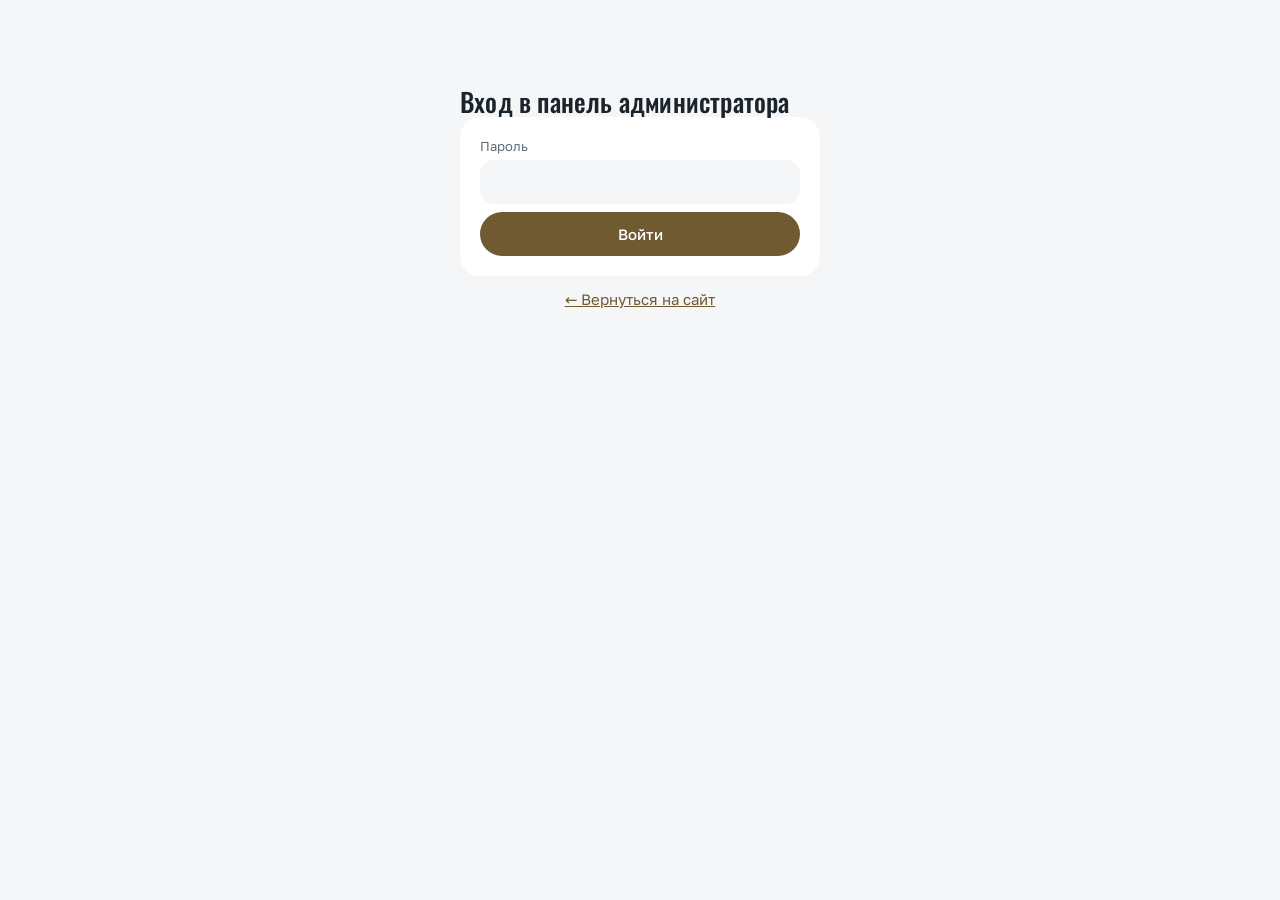
<file: admin.html>
<!DOCTYPE html>
<html lang="ru">
<head>
<meta charset="utf-8">
<!-- Только свои файлы и Worker; никаких сторонних скриптов рядом с паролем и записями клиентов -->
<meta http-equiv="Content-Security-Policy" content="default-src 'self'; script-src 'self' 'unsafe-inline'; style-src 'self' 'unsafe-inline'; img-src 'self' data:; font-src 'self'; connect-src https://goldcar-zayavki.kenny-ki.workers.dev; frame-src 'none'; object-src 'none'; base-uri 'self'; form-action 'self'">
<meta name="referrer" content="no-referrer">
<meta name="viewport" content="width=device-width, initial-scale=1">
<meta name="robots" content="noindex, nofollow">
<!-- Панель нельзя открыть внутри чужой страницы (защита от подмены кликов) -->
<style>html{display:none}</style>
<script>if (window.top === window.self) document.documentElement.style.display = 'block'; else window.top.location = window.self.location;</script>
<title>Панель администратора</title>
<link rel="icon" type="image/png" href="favicon.png">
<link rel="stylesheet" href="fonts/fonts.css">
<style>
:root{--bg:#f4f6f8;--card:#ffffff;--ink:#1b232b;--muted:#5f6b75;--line:#e3e7eb;--line2:#d3d9df;--accent:color-mix(in srgb,#c9a35a 55%,#000);--on-accent:#ffffff;--red:#b23a2e;--ok:#2f7a3e;--warn:#8a6414}
*{box-sizing:border-box;margin:0}
body{font-family:"Golos Text",system-ui,-apple-system,"Segoe UI",Roboto,sans-serif;background:var(--bg);color:var(--ink);line-height:1.5;font-size:15px;padding:24px 16px}
a{color:var(--accent)}
:focus-visible{outline:2px solid var(--accent);outline-offset:2px}
.wrap{max-width:1100px;margin:0 auto}
h1{font-size:24px;font-weight:600;letter-spacing:-.02em}
h2{font-size:18px;font-weight:600;margin:20px 0 8px}
h3{font-size:15px;font-weight:600;margin-bottom:6px}
.layout{display:grid;grid-template-columns:200px minmax(0,1fr);grid-template-areas:"top top" "tabs main";column-gap:32px}
.top{grid-area:top;padding-bottom:16px;border-bottom:1px solid var(--line);margin-bottom:24px}
.tabs{grid-area:tabs;align-self:start;flex-direction:column;gap:4px;margin:0;position:sticky;top:24px}
.tabs button{border:0;background:transparent;color:var(--muted);text-align:left;padding:12px;font-size:15px}
.tabs button.on{background:var(--ink);color:var(--bg)}
#pb,#pc{grid-area:main;min-width:0}
.card{background:var(--card);border:1px solid var(--line);border-radius:16px;padding:16px;margin-bottom:12px}
button{font:inherit;cursor:pointer;border-radius:12px;border:1px solid var(--line2);background:var(--card);color:var(--ink);padding:9px 14px;min-height:44px}
a.btnlink{display:inline-flex;align-items:center;font:inherit;border-radius:12px;border:1px solid var(--line2);background:var(--card);color:var(--ink);padding:9px 14px;min-height:44px;text-decoration:none}
button.primary{background:var(--accent);border-color:var(--accent);color:var(--on-accent);font-weight:500}
button.danger{background:var(--card);color:var(--red);border-color:var(--red)}
button:disabled{opacity:.5;cursor:default}
input,select{font:inherit;padding:9px 10px;min-height:44px;border:1px solid var(--line2);border-radius:12px;background:var(--bg);color:var(--ink);width:100%;min-width:0}
input:focus,select:focus{border-color:var(--ink)}
label.f{display:grid;gap:4px;font-size:13px;color:var(--muted)}
.row{display:flex;gap:8px;flex-wrap:wrap;align-items:flex-end}
.row>*{flex:1 1 140px}
.row>button{flex:0 0 auto}
.top{display:flex;justify-content:space-between;align-items:center;gap:8px}
.tabs{display:flex}
.bk{display:grid;grid-template-columns:70px 1fr auto;gap:10px;align-items:center;padding:12px 0;border-top:1px solid var(--line)}
.bk:first-child{border-top:0}
.bk .t{font-weight:600;font-size:18px}
.bk small{color:var(--muted)}
.badge{display:inline-block;font-size:12px;padding:1px 8px;border-radius:99px;border:1px solid currentColor;margin-left:6px}
.new{color:var(--warn)}.okb{color:var(--ok)}
.acts{display:flex;gap:6px;flex-wrap:wrap;justify-content:flex-end}
.days{font-weight:600;margin:16px 0 6px;text-transform:capitalize}
.hours{display:grid;grid-template-columns:repeat(auto-fill,minmax(110px,1fr));gap:6px;margin-top:8px}
/* вкладки настроек и закреплённая внизу кнопка сохранения */
.stabs{display:flex;flex-wrap:wrap;gap:6px;margin-bottom:14px}
.stabs button{min-height:40px;padding:8px 16px;background:transparent;color:var(--muted)}
.stabs button.on{background:var(--ink);color:var(--bg);border-color:var(--ink)}
.savebar{position:sticky;bottom:0;z-index:3;display:flex;flex-wrap:wrap;align-items:center;gap:12px;padding:12px 0;background:var(--bg);border-top:1px solid var(--line)}
.savebar .msg{margin:0;color:var(--muted)}
.savebar .msg.good{color:var(--ok)}.savebar .msg.err{color:var(--red)}
/* цены услуги: по рамке на тип кузова, внутри цена и минуты */
.lvls{display:grid;grid-template-columns:repeat(auto-fit,minmax(200px,1fr));gap:10px;margin-top:10px}
.lvl{border:1px solid var(--line);border-radius:14px;padding:10px 12px}
.lvl-t{font-size:13px;font-weight:600;color:var(--warn);margin-bottom:6px}
.lvl .two{display:grid;grid-template-columns:1fr 1fr;gap:8px}
.msg{margin:8px 0;font-size:14px}.msg.err{color:var(--red)}.msg.good{color:var(--ok)}
.hint{color:var(--muted);font-size:13px}
.empty{color:var(--muted);padding:12px 0}
/* допуслуги в ручной записи: на всю ширину формы, галочки сеткой */
.row>.exbox{flex:1 1 100%}
.exg{display:grid;grid-template-columns:repeat(auto-fill,minmax(220px,1fr));gap:4px 16px}
label.ex{display:grid;grid-template-columns:20px 1fr auto;align-items:center;gap:10px;min-height:40px;font-size:15px;color:var(--ink);cursor:pointer}
label.ex input{width:18px;height:18px;min-height:0;padding:0;accent-color:var(--accent)}
label.ex b{font-weight:500;white-space:nowrap}
/* итоговые цены */
.bk .price{margin-left:10px;font-weight:600;white-space:nowrap}
.days{display:flex;justify-content:space-between;align-items:baseline;gap:12px;flex-wrap:wrap}
.dsum{text-transform:none;font-weight:500;color:var(--muted);font-size:14px}
#mtot{font-size:16px;color:var(--ink);font-weight:600;margin-top:6px}
@media (max-width:760px){.layout{grid-template-columns:1fr;grid-template-areas:"top" "tabs" "main"}.tabs{flex-direction:row;margin-bottom:12px}.bk{grid-template-columns:60px 1fr}.acts{grid-column:1/-1;justify-content:flex-start}}
/* === Скругления: единый стиль форм и кнопок === */
button,a.btnlink{border-radius:999px}
input,select{border-radius:14px}
/* свой вид списков: Safari иначе рисует их светлыми, и текст на тёмной теме не читается */
select{-webkit-appearance:none;appearance:none;padding-right:36px;background:var(--bg) url("data:image/svg+xml,%3Csvg xmlns='http://www.w3.org/2000/svg' viewBox='0 0 24 24' fill='none' stroke='%231b232b' stroke-width='2'%3E%3Cpath d='m6 9 6 6 6-6'/%3E%3C/svg%3E") no-repeat right 12px center/16px}
select option{background:var(--card);color:var(--ink)}
.card{border-radius:18px}
.bk,.bk:first-child{padding:12px 14px;margin-bottom:8px;border:1px solid var(--line);border-radius:14px;background:var(--bg)}

/* ===== Новый вид в стиле сайта: белые карточки на светло-сером, без линий, всё скруглено ===== */
:root{--bg:#f4f6f8;--card:#ffffff;--soft:#f4f6f8;--deep:#e9edf1;--blue-soft:color-mix(in srgb,#c9a35a 18%,#fff);--sand:#f0c987}
body{font-size:15px;padding:28px 20px}
h1,h2,.bk .t{font-family:Oswald,"Arial Narrow",sans-serif;font-weight:500;letter-spacing:.2px}
h1{font-size:26px;line-height:1.1}
h2{font-size:24px}
.top{border-bottom:0;padding-bottom:0;margin-bottom:28px}
.brand{display:flex;align-items:center;gap:12px}
.brand i{width:42px;height:42px;border-radius:14px;background:var(--accent);color:#fff;display:grid;place-items:center;font:500 22px Oswald,sans-serif;font-style:normal;position:relative;flex:none}
.brand i::after{content:"";position:absolute;right:-3px;top:-3px;width:12px;height:12px;border-radius:50%;background:var(--sand);border:2px solid var(--bg)}
.brand small{color:var(--muted);font-size:13px}
.card{border:0;border-radius:20px;padding:20px}
.card h3{font-size:17px}
/* кнопки: без рамок, мягкие подложки */
button,a.btnlink{border:0;background:var(--card);font-weight:500;transition:background .15s,transform .15s}
button:hover,a.btnlink:hover{background:var(--deep)}
.card button,.card a.btnlink{background:var(--deep)}
.card button:hover{background:#dde2e8}
button.primary,.card button.primary{background:var(--accent);color:#fff}
button.primary:hover,.card button.primary:hover{background:color-mix(in srgb,#c9a35a 45%,#000)}
button.danger,.card button.danger{background:#fbe8e6;color:var(--red);border:0}
button.danger:hover,.card button.danger:hover{background:#f6d5d1}
.tabs button,.stabs button{background:transparent;transition:none}
.tabs button:hover{background:var(--deep)}
.tabs button.on,.tabs button.on:hover{background:var(--ink);color:#fff}
/* поля: серые подложки без рамок, синий фокус */
input,select{border:0;background-color:var(--soft)}
input:focus,select:focus{outline:2px solid var(--accent);outline-offset:0}
/* шапка списка: заголовок слева, управление справа */
.lhead{display:flex;justify-content:space-between;align-items:center;gap:12px;flex-wrap:wrap;margin:32px 0 6px}
.lhead h2{margin:0}
.lctl{display:flex;align-items:center;gap:10px;flex-wrap:wrap;justify-content:flex-end}
.lctl select{width:auto;min-width:180px;background-color:var(--card)}
.upd{color:var(--muted);font-size:13px}
.refresh{display:inline-flex;align-items:center;gap:8px;padding:9px 18px 9px 14px}
.refresh svg{width:18px;height:18px;fill:none;stroke:currentColor;stroke-width:2.2;stroke-linecap:round;stroke-linejoin:round}
.refresh.busy svg{animation:spin .8s linear infinite}
.refresh:disabled{opacity:1}
@keyframes spin{to{transform:rotate(360deg)}}
/* дни и записи */
.days{text-transform:none;font-size:15px;margin:22px 4px 8px}
.days > span:first-child{display:inline-block}
.days > span:first-child::first-letter{text-transform:uppercase}
.bk,.bk:first-child{border:0;background:var(--soft);border-radius:16px;padding:14px 16px;grid-template-columns:72px 1fr auto}
.bk:last-child{margin-bottom:0}
.bk .t{font-size:22px}
.bk strong{font-weight:600;margin-right:4px}
.bk small{display:block;margin-top:2px}
.bk small + br{display:none}
.bk a{display:inline-block;margin-top:4px;font-weight:500;text-decoration:none}
.bk a:hover{text-decoration:underline}
.badge{border:0;padding:2px 10px;font-weight:500;vertical-align:1px}
.badge.okb{background:#e3f2e6;color:var(--ok)}
.badge.new{background:#fbf1dc;color:var(--warn)}
.badge:not(.okb):not(.new){background:var(--deep);color:var(--muted)}
.bk .price{display:inline-block;margin-left:6px;padding:2px 10px;border-radius:999px;background:var(--blue-soft);color:var(--accent);font-weight:600}
/* ручная запись */
#mtot{display:inline-block;align-self:start;padding:8px 14px;border-radius:12px;background:#fbf1dc;font-size:16px}
label.ex{border-radius:10px;padding:0 6px;margin:0 -6px}
label.ex:hover{background:var(--soft)}
.savebar{border-top:0;background:var(--bg)}
.lvl{border:0;background:var(--soft)}
.lvl input,.lvl select{background-color:var(--card)}
@media (max-width:760px){
  body{padding:18px 12px}
  .lhead{align-items:flex-start}
  .lctl{width:100%;justify-content:space-between}
  .upd{order:3;width:100%}
  .bk,.bk:first-child{grid-template-columns:56px 1fr;padding:12px;gap:8px 10px}
  .bk .t{font-size:20px}
  .tabs{position:static;background:var(--card);padding:4px;border-radius:999px;width:max-content;max-width:100%}
  .tabs button{padding:9px 18px}
  #pb > .card,#books .card{padding:12px}
  .card{padding:16px}
  .lctl{width:auto}
  .upd{order:0;width:auto}
  /* шапка: заголовок и кнопки не вылезают за экран */
  .top{flex-wrap:wrap;gap:12px}
  h1{font-size:22px}
  .brand i{width:38px;height:38px;font-size:20px}
  .top .row{flex-wrap:wrap!important}
  .top .row button,.top .row a.btnlink{padding:8px 16px;min-height:40px}
}
/* поля одной ширины во всех браузерах: Safari на iPhone растягивает поле даты по своей ширине и оно наезжает на соседнее */
.row>*{min-width:0}
input[type=date]{-webkit-appearance:none;appearance:none;display:block;min-width:0;max-width:100%;width:100%;text-align:left;line-height:24px}
input[type=date]::-webkit-date-and-time-value{text-align:left;min-height:24px}
@media (max-width:760px){
  #mf > label.f{flex:1 1 calc(50% - 4px)}
  #mf > .exbox,#mf > label.f:has(#mn),#mf > label.f:has(#mp){flex-basis:100%}
  #mf > button{flex:1 1 100%}
}

/* ===== 17.11.2026: статусы, итоговая цена, действия иконками (ПК — справа внизу, телефон — смахиванием) ===== */
.lhead{margin-top:0}
#mcard{margin-top:14px}
.savebar{position:static}
.bk .badge.st-new{background:#eceff2;color:#5f6b75}
.bk .badge.st-ok{background:#e3edfd;color:#2659b8}
.bk .badge.st-done{background:#e1f3e6;color:#237a3d}
.bk .badge.st-no{background:#fbe5e3;color:#b23a2e}
.bk .price{background:#e1f3e6;color:#237a3d}
.bkw{position:relative;margin-bottom:8px;border-radius:16px;overflow:hidden;background:var(--soft)}
.bkw:last-child{margin-bottom:0}
.bkw .bk,.bkw .bk:first-child{position:relative;z-index:1;margin:0;grid-template-columns:72px minmax(0,1fr);padding:14px 16px 64px;background:var(--soft);transition:transform .22s ease}
.bk .mid{min-width:0}
.bk .pline{margin-top:6px;display:flex;flex-wrap:wrap;align-items:center;gap:4px 8px}
.bk .price{margin:0}
.bk .pnote{color:var(--muted);font-size:13px}
.bk a.tel{display:inline-block;margin-top:6px}
.sw{position:absolute;right:12px;bottom:12px;z-index:2;display:flex;gap:6px}
.ib{position:relative;width:40px;height:40px;min-height:0;padding:0;border-radius:50%;display:flex;flex-direction:column;align-items:center;justify-content:center;gap:3px}
.ib svg{width:20px;height:20px;fill:none;stroke:currentColor;stroke-width:2.2;stroke-linecap:round;stroke-linejoin:round;flex:none}
.ib span{position:absolute;width:1px;height:1px;overflow:hidden;clip:rect(0 0 0 0);white-space:nowrap}
.card .ib.i-ok{background:#e3edfd;color:#2659b8}.card .ib.i-ok:hover{background:#d2e2fb}
.card .ib.i-done{background:#e1f3e6;color:#237a3d}.card .ib.i-done:hover{background:#cdebd6}
.card .ib.i-undo{background:var(--deep);color:var(--muted)}
.card .ib.i-price{background:#fbf1dc;color:#8a6414}.card .ib.i-price:hover{background:#f6e6c2}
.card .ib.i-call{background:var(--deep);color:var(--ink)}
.card .ib.i-no{background:#fbe5e3;color:#b23a2e}.card .ib.i-no:hover{background:#f6d5d1}
.pedit{margin-top:10px;padding:12px;border-radius:14px;background:var(--card);display:grid;gap:8px;max-width:420px}
.pedit .msg,.sheet .msg{margin:0}
.pbtns{display:flex;flex-wrap:wrap;gap:8px}
.shade{position:fixed;inset:0;z-index:50;background:rgba(15,20,25,.45)}
.sheet{position:fixed;left:0;right:0;bottom:0;z-index:51;background:var(--card);border-radius:22px 22px 0 0;padding:20px 16px calc(20px + env(safe-area-inset-bottom));display:grid;gap:10px;animation:up .2s ease}
.sheet input{font-size:24px;font-weight:600;min-height:56px}
.sheet .pbtns button{flex:1 1 0;min-height:50px}
@keyframes up{from{transform:translateY(100%)}to{transform:none}}
.swtip{color:var(--muted);font-size:13px;margin:0 0 8px}
@keyframes peek{0%,100%{transform:none}35%,60%{transform:translateX(-120px)}}
.bk.hint{animation:peek 1.8s ease .5s 1}
@media (max-width:760px){
  /* телефон: иконки под записью, запись уезжает влево (как в Telegram) */
  .bkw .bk,.bkw .bk:first-child{padding:12px;grid-template-columns:56px minmax(0,1fr);border-radius:0;touch-action:pan-y;user-select:none;-webkit-user-select:none}
  .bkw:not(.open) .sw{visibility:hidden}
  .bkw.drag .sw,.bkw.open .sw{visibility:visible}
  .sw{top:0;right:0;bottom:0;z-index:0;gap:0}
  .card .ib{width:58px;height:auto;border-radius:0;font-size:11px;font-weight:500;color:#fff}
  .ib span{position:static;width:auto;height:auto;clip:auto}
  .card .ib.i-ok,.card .ib.i-ok:hover{background:#3b78e0;color:#fff}
  .card .ib.i-done,.card .ib.i-done:hover{background:#2f9e57;color:#fff}
  .card .ib.i-undo,.card .ib.i-undo:hover{background:#7b8794;color:#fff}
  .card .ib.i-price,.card .ib.i-price:hover{background:#d9961a;color:#fff}
  .card .ib.i-call,.card .ib.i-call:hover{background:#5d7385;color:#fff}
  .card .ib.i-no,.card .ib.i-no:hover{background:#d64541;color:#fff}
  /* шапка в одну строку: название заведения, «На сайт» и «Выйти» */
  .top{flex-wrap:nowrap}
  .top h1{display:none}
  .brand small{font-size:16px;font-weight:600;color:var(--ink);line-height:1.2}
  .top .row{flex-wrap:nowrap!important;gap:6px!important}
  .top .row button,.top .row a.btnlink{padding:6px 12px;min-height:38px;font-size:14px}
  .lctl{width:100%;justify-content:flex-start}
  #addb{margin-left:auto}
}
</style>
</head>
<body>
<div class="wrap">

<div id="login" style="display:none;max-width:360px;margin:60px auto">
  <h1>Вход в панель администратора</h1>
  <form id="lf" class="card">
    <label class="f">Пароль<input id="pw" type="password" autocomplete="current-password" required></label>
    <p class="msg err" id="lerr"></p>
    <button class="primary" type="submit" style="width:100%">Войти</button>
  </form>
  <p style="text-align:center"><a href="index.html">← Вернуться на сайт</a></p>
</div>

<div id="app" style="display:none">
<div class="layout">
  <div class="top"><div class="brand"><i aria-hidden="true">GC</i><div><h1>Панель администратора</h1><small>Gold Car</small></div></div><div class="row" style="flex:0 0 auto;gap:8px;flex-wrap:nowrap"><a class="btnlink" href="index.html">На сайт</a><button id="out" type="button">Выйти</button></div></div>
  <div class="tabs"><button type="button" id="tb" class="on">Записи</button><button type="button" id="tc">Настройки</button></div>

  <div id="pb">
    <!-- сначала записи; ручная запись — по кнопке «+ Записать» (17.11.2026) -->
    <div class="lhead"><h2>Ближайшие записи</h2>
      <div class="lctl"><span class="upd" id="upd" aria-live="polite"></span><select id="fm" aria-label="Пост"></select><button id="rf" type="button" class="refresh"><svg viewBox="0 0 24 24" aria-hidden="true"><path d="M20 12a8 8 0 1 1-2.34-5.66"/><path d="M20 4v5h-5"/></svg>Обновить</button><button id="addb" type="button" class="primary" aria-expanded="false" aria-controls="mcard">+ Записать</button></div></div>
    <div class="card" id="mcard" hidden>
      <h3>Добавить запись вручную</h3>
      <p class="hint">Для звонков и тех, кто пришёл сам. Время сразу станет занятым на сайте. Так же можно закрыть час на мойке.</p>
      <form id="mf" class="row" style="margin-top:8px"></form>
      <p class="msg" id="mmsg"></p>
    </div>
    <p class="msg err" id="berr"></p>
    <div id="books"></div>
  </div>

  <div id="pc" style="display:none">
    <div id="cfg"></div>
  </div>
</div>
</div>
</div>

<script>
var W = 'https://goldcar-zayavki.kenny-ki.workers.dev';
var tok = sessionStorage.getItem('tk') || '';
var DAYS = ['Пн','Вт','Ср','Чт','Пт','Сб','Вс'];
var CFG = null, model = null, BOOKS = [], timer = null;
function $(id){ return document.getElementById(id); }
function el(t, c, x){ var n = document.createElement(t); if (c) n.className = c; if (x != null) n.textContent = x; return n; }

function api(path, body){
  var o = {headers: {'Authorization': 'Bearer ' + tok}};
  if (body !== undefined){ o.method = 'POST'; o.headers['Content-Type'] = 'application/json'; o.body = JSON.stringify(body); }
  return fetch(W + path, o).then(function(r){
    return r.json().catch(function(){ return {}; }).then(function(j){
      if (r.status === 401 && path !== '/admin/login'){ logout(); throw new Error('Войдите заново'); }
      if (!r.ok) throw new Error(j.error || ('Ошибка ' + r.status));
      return j;
    });
  });
}
function show(){
  var on = !!tok;
  $('login').style.display = on ? 'none' : 'block';
  $('app').style.display = on ? 'block' : 'none';
  if (on) init();
}
function logout(){ tok = ''; sessionStorage.removeItem('tk'); clearInterval(timer); document.title = 'Панель администратора'; show(); }
$('out').onclick = logout;
$('lf').onsubmit = function(e){
  e.preventDefault(); $('lerr').textContent = '';
  fetch(W + '/admin/login', {method: 'POST', headers: {'Content-Type': 'application/json'}, body: JSON.stringify({password: $('pw').value})})
    .then(function(r){ return r.json().then(function(j){ return {ok: r.ok, j: j}; }); })
    .then(function(x){
      if (!x.ok) throw new Error(x.j.error || 'Ошибка входа');
      tok = x.j.token; sessionStorage.setItem('tk', tok); $('pw').value = ''; show();
    })
    .catch(function(err){ $('lerr').textContent = err.message; });
};
function tab(t){
  $('pb').style.display = t === 'b' ? 'block' : 'none';
  $('pc').style.display = t === 'c' ? 'block' : 'none';
  $('tb').className = t === 'b' ? 'on' : ''; $('tc').className = t === 'c' ? 'on' : '';
}
$('tb').onclick = function(){ tab('b'); }; $('tc').onclick = function(){ tab('c'); };
$('addb').onclick = function(){
  var c = $('mcard'); c.hidden = !c.hidden;
  this.setAttribute('aria-expanded', String(!c.hidden)); this.textContent = c.hidden ? '+ Записать' : 'Скрыть форму';
  if (!c.hidden) c.scrollIntoView({block: 'nearest'});
};

function init(){
  fetch(W + '/config', {cache: 'no-cache'}).then(function(r){ return r.json(); }).then(function(c){
    CFG = c; model = JSON.parse(JSON.stringify(c));
    renderManual(); renderFilter(); renderCfg(); loadBooks();
    clearInterval(timer); timer = setInterval(function(){ if (!document.hidden) loadBooks(); }, 30000);
  }).catch(function(){ $('berr').textContent = 'Не удалось загрузить настройки. Проверьте Worker в Cloudflare.'; });}
function masterName(id){ var m = CFG.masters.filter(function(x){ return x.id === id; })[0]; return m ? m.name : id; }

/* ---------- записи ---------- */
function renderFilter(){
  var s = $('fm'); s.innerHTML = '';
  var o = el('option', '', 'Все посты'); o.value = ''; s.appendChild(o);
  CFG.masters.forEach(function(m){ var x = el('option', '', m.name); x.value = m.id; s.appendChild(x); });
  s.onchange = renderBooks; $('rf').onclick = loadBooks;
  s.style.display = CFG.masters.length < 2 ? 'none' : ''; // при одном посте фильтр не нужен
}
function loadBooks(){
  $('berr').textContent = ''; $('rf').classList.add('busy'); $('rf').disabled = true;
  api('/admin/bookings').then(function(j){
      BOOKS = j; renderBooks(); if (window.refreshManualTimes) window.refreshManualTimes();
      var n = new Date(); $('upd').textContent = 'Обновлено в ' + ('0' + n.getHours()).slice(-2) + ':' + ('0' + n.getMinutes()).slice(-2);
    })
    .catch(function(e){ $('berr').textContent = e.message; })
    .then(function(){ $('rf').classList.remove('busy'); $('rf').disabled = false; });
}
function rub(n){ return String(n).replace(/\B(?=(\d{3})+(?!\d))/g, ' ') + ' ₽'; }
// цена по прайсу (услуга по классу авто + допуслуги): {sum, from, unknown}; итоговая цена после расчёта хранится в записи (b.final)
function priceInfo(b){
  var r = {sum: 0, from: false, unknown: false};
  [b.service].concat(b.extras || []).forEach(function(name){
    var s = CFG.services.filter(function(x){ return x.name === name; })[0], p = s && (s.prices[b.level] || s.prices[Object.keys(s.prices)[0]]);
    if (!p || p.price == null){ r.unknown = true; return; }
    r.sum += p.price; if (p.from) r.from = true;
  });
  return r;
}
function listText(b){
  var p = priceInfo(b);
  if (p.unknown && !p.sum) return 'по прайсу: цена уточняется';
  return 'по прайсу: ' + (p.from || p.unknown ? 'от ' : '') + rub(p.sum);
}
// статусы: new — не подтверждена (серый), ok — подтверждена (голубой), done — выполнена (зелёный); отменённая запись удаляется
var ST = {'new': ['st-new', 'Не подтверждена'], ok: ['st-ok', 'Подтверждена'], done: ['st-done', 'Выполнена']};
var ICO = {
  ok: '<path d="M5 12.5l4.5 4.5L19 7.5"/>',
  done: '<path d="M2 12.5l4.5 4.5L16 7.5"/><path d="M11 15l2 2 9.5-9.5"/>',
  undo: '<path d="M9 14 4 9l5-5"/><path d="M4 9h10.5a5.5 5.5 0 0 1 0 11H11"/>',
  price: '<path d="M8 21V3h6a4.5 4.5 0 0 1 0 9H6M6 16h9"/>',
  call: '<path d="M6 3h4l2 5-2.5 1.5a11 11 0 0 0 5 5L16 12l5 2v4a2 2 0 0 1-2 2A16 16 0 0 1 4 6a2 2 0 0 1 2-3z"/>',
  no: '<path d="M6 6l12 12M18 6 6 18"/>'
};
var narrow = function(){ return window.matchMedia('(max-width:760px)').matches; };
var OPEN = null, EDIT = false, PENDING = false; // открытая свайпом запись и открытый ввод цены: обновление списка ждёт, пока их закроют
function uiBusy(){ return !!OPEN || EDIT; }
function flush(){ if (PENDING && !uiBusy()){ PENDING = false; renderBooks(); } }
function setOpen(w, on){
  var bk = w.querySelector('.bk');
  if (on && OPEN && OPEN !== w) setOpen(OPEN, false);
  bk.style.transform = on ? 'translateX(-' + w.querySelector('.sw').offsetWidth + 'px)' : '';
  w.classList.toggle('open', on); OPEN = on ? w : (OPEN === w ? null : OPEN);
  if (!on) flush();
}
// смахивание влево (как в Telegram): палец или мышь, вертикальная прокрутка не мешает
function swipe(w){
  var bk = w.querySelector('.bk'), sw = w.querySelector('.sw'), x0 = null, y0 = 0, dx = 0, base = 0, drag = null, moved = false;
  bk.addEventListener('pointerdown', function(e){
    if (!narrow() || e.button > 0) return;
    x0 = e.clientX; y0 = e.clientY; drag = null; moved = false; base = w.classList.contains('open') ? -sw.offsetWidth : 0; dx = base;
  });
  bk.addEventListener('pointermove', function(e){
    if (x0 == null) return;
    var ddx = e.clientX - x0, ddy = e.clientY - y0;
    if (drag === null){ if (Math.abs(ddx) < 8 && Math.abs(ddy) < 8) return; drag = Math.abs(ddx) > Math.abs(ddy); if (drag){ try { bk.setPointerCapture(e.pointerId); } catch (er) {} bk.style.transition = 'none'; w.classList.add('drag'); } }
    if (!drag) return;
    moved = true; dx = Math.min(0, Math.max(-sw.offsetWidth - 24, base + ddx)); bk.style.transform = 'translateX(' + dx + 'px)';
  });
  function end(){
    if (x0 == null) return; x0 = null; bk.style.transition = '';
    if (drag){ setOpen(w, dx < -sw.offsetWidth / 3); setTimeout(function(){ w.classList.remove('drag'); }, 250); }
  }
  bk.addEventListener('pointerup', end); bk.addEventListener('pointercancel', end);
  // тап по открытой записи закрывает её; после смахивания клик не срабатывает
  bk.addEventListener('click', function(e){
    if (moved){ e.preventDefault(); e.stopPropagation(); moved = false; return; }
    if (w.classList.contains('open') && !e.target.closest('a')){ e.preventDefault(); setOpen(w, false); }
  }, true);
}
document.addEventListener('pointerdown', function(e){ if (OPEN && !OPEN.contains(e.target)) setOpen(OPEN, false); });

// короткие подписи под иконками на телефоне; полное название — в подсказке и для программ чтения с экрана
var SHORT = {ok: 'Принять', done: 'Готово', undo: 'Вернуть', price: 'Цена', call: 'Звонок', no: 'Отмена'};
function ib(kind, cls, label, fn){
  var b = el('button', 'ib ' + cls); b.type = 'button'; b.title = label; b.setAttribute('aria-label', label);
  b.innerHTML = '<svg viewBox="0 0 24 24" aria-hidden="true">' + ICO[kind] + '</svg>'; b.appendChild(el('span', '', SHORT[kind]));
  b.onclick = function(e){ e.stopPropagation(); fn(); }; return b;
}
function plural(n, a, b, c){ return n % 10 === 1 && n % 100 !== 11 ? a : n % 10 >= 2 && n % 10 <= 4 && (n % 100 < 10 || n % 100 >= 20) ? b : c; }
function renderBooks(){
  if (uiBusy()){ PENDING = true; return; }
  var box = $('books'); box.innerHTML = '';
  var nw = BOOKS.filter(function(b){ return b.status !== 'ok' && b.status !== 'done'; }).length;
  document.title = (nw ? '(' + nw + ') ' : '') + 'Панель администратора';
  var f = $('fm').value, last = '', card = null, n = 0, dayHead = null, cnt = 0, fin = 0, sum = 0;
  // итог дня — только по уточнённым ценам; пока уточнены не все, итог помечен как не окончательный
  function closeDay(){
    if (!dayHead) return;
    var t = cnt + ' ' + plural(cnt, 'запись', 'записи', 'записей');
    if (!fin) t += ' · цены не уточнены';
    else if (fin < cnt) t += ' · ' + rub(sum) + ' — уточнено ' + fin + ' из ' + cnt + ', итог не окончательный';
    else t += ' · итого ' + rub(sum);
    dayHead.lastChild.textContent = t;
  }
  BOOKS.filter(function(b){ return !f || b.master === f; }).forEach(function(b){
    n++;
    if (b.date !== last){
      closeDay(); cnt = 0; fin = 0; sum = 0;
      last = b.date;
      var d = new Date(b.date + 'T12:00:00');
      dayHead = el('div', 'days'); dayHead.appendChild(el('span', '', d.toLocaleDateString('ru-RU', {weekday: 'long', day: 'numeric', month: 'long'}))); dayHead.appendChild(el('span', 'dsum'));
      box.appendChild(dayHead);
      card = el('div', 'card'); box.appendChild(card);
    }
    cnt++; if (b.final != null){ fin++; sum += b.final; }
    var st = ST[b.status] || ST['new'];
    var w = el('div', 'bkw'), row = el('div', 'bk');
    row.appendChild(el('div', 't', b.time || 'Заявка'));
    var mid = el('div', 'mid');
    var l1 = el('div'); l1.appendChild(el('strong', '', b.name || 'Без имени'));
    l1.appendChild(el('span', 'badge ' + st[0], st[1]));
    if (b.manual) l1.appendChild(el('span', 'badge', 'вручную'));
    if (b.kind === 'request') l1.appendChild(el('span', 'badge', 'на расчёт'));
    mid.appendChild(l1);
    // класс авто, услуга и допуслуги; пост показываем, только если их несколько
    mid.appendChild(b.kind === 'request'
      ? el('small', '', [b.service, b.car].filter(Boolean).join(', ') + (b.comment ? ' — ' + b.comment : ''))
      : el('small', '', [CFG.masters.length > 1 ? masterName(b.master) : '', CFG.levels.length > 1 ? b.level : '', b.service].filter(Boolean).join(', ') + (b.extras && b.extras.length ? ' + ' + b.extras.join(', ') : '')));
    var pl = el('div', 'pline');
    if (b.final != null){ pl.appendChild(el('span', 'price', rub(b.final))); pl.appendChild(el('span', 'pnote', 'уточнено · ' + listText(b))); }
    else pl.appendChild(el('span', 'pnote', listText(b)));
    mid.appendChild(pl);
    var tel = b.phone && b.phone !== '—' ? 'tel:' + b.phone.replace(/[^\d+]/g, '') : '';
    if (tel){ var a = el('a', 'tel', b.phone); a.href = tel; mid.appendChild(a); }
    row.appendChild(mid);
    // действия: только подходящие к статусу; красная отмена — последней
    var sw = el('div', 'sw');
    if (b.status !== 'ok' && b.status !== 'done') sw.appendChild(ib('ok', 'i-ok', 'Подтвердить', function(){ act(b.id, 'ok'); }));
    if (b.status !== 'done') sw.appendChild(ib('done', 'i-done', 'Выполнена', function(){ act(b.id, 'done'); }));
    else sw.appendChild(ib('undo', 'i-undo', 'Вернуть в подтверждённые', function(){ act(b.id, 'undo'); }));
    sw.appendChild(ib('price', 'i-price', 'Цена', function(){ openPrice(b, w); }));
    if (tel) sw.appendChild(ib('call', 'i-call', 'Позвонить', function(){ location.href = tel; }));
    if (b.status !== 'done') sw.appendChild(ib('no', 'i-no', 'Отменить', function(){
      if (confirm('Отменить запись «' + (b.name || '') + '» на ' + b.date + ' ' + (b.time || '') + '? Время освободится на сайте.')) act(b.id, 'no'); }));
    w.appendChild(sw); w.appendChild(row); card.appendChild(w); swipe(w);
  });
  closeDay();
  if (!n) box.appendChild(el('p', 'empty', 'Записей пока нет.'));
  swipeHint();
}
function act(id, a, extra){
  if (OPEN) setOpen(OPEN, false);
  var body = {id: id, act: a}; for (var k in extra || {}) body[k] = extra[k];
  return api('/admin/action', body).then(loadBooks).catch(function(e){ $('berr').textContent = e.message; throw e; });
}
// итоговая цена: на телефоне — панель снизу с цифровой клавиатурой, на ПК — поле в карточке
function openPrice(b, w){
  if (EDIT) return;
  if (OPEN) setOpen(OPEN, false);
  EDIT = true;
  var mob = narrow(), host = el('div', mob ? 'sheet' : 'pedit'), shade = null;
  if (mob){ shade = el('div', 'shade'); host.setAttribute('role', 'dialog'); host.setAttribute('aria-modal', 'true'); host.setAttribute('aria-label', 'Итоговая цена');
    host.appendChild(el('h3', '', 'Итоговая цена')); host.appendChild(el('p', 'hint', (b.name || 'Без имени') + ' · ' + (b.service || ''))); }
  host.appendChild(el('p', 'hint', listText(b).replace('по прайсу', 'По прайсу')));
  var lb = el('label', 'f', 'Итоговая цена, ₽'), inp = el('input'); inp.inputMode = 'numeric'; inp.autocomplete = 'off'; inp.placeholder = 'например, 4200';
  inp.value = b.final != null ? String(b.final) : ''; lb.appendChild(inp); host.appendChild(lb);
  var msg = el('p', 'msg err'); host.appendChild(msg);
  var r = el('div', 'pbtns'), sv = el('button', 'primary', 'Сохранить'), cl = el('button', '', 'Отмена'); sv.type = cl.type = 'button';
  r.appendChild(sv);
  if (b.final != null){ var er = el('button', 'danger', 'Стереть'); er.type = 'button'; er.onclick = function(){ save(null); }; r.appendChild(er); }
  r.appendChild(cl); host.appendChild(r);
  function close(){ EDIT = false; if (shade) shade.remove(); host.remove(); flush(); }
  function save(v){
    sv.disabled = true;
    act(b.id, 'price', {price: v}).then(close).catch(function(e){ msg.textContent = e.message; sv.disabled = false; });
  }
  sv.onclick = function(){
    var d = inp.value.replace(/\s/g, '');
    if (d === ''){ save(null); return; }
    if (!/^\d{1,8}$/.test(d)){ msg.textContent = 'Только цифры, целые рубли'; inp.focus(); return; }
    save(+d);
  };
  cl.onclick = close; if (shade) shade.onclick = close;
  inp.addEventListener('keydown', function(e){ if (e.key === 'Enter') sv.click(); if (e.key === 'Escape') close(); });
  if (mob){ document.body.appendChild(shade); document.body.appendChild(host); }
  else w.querySelector('.mid').appendChild(host);
  inp.focus();
}
// один раз на телефоне показываем, что запись смахивается влево
function swipeHint(){
  if (!narrow()) return;
  var seen = false; try { seen = localStorage.getItem('swh') === '1'; } catch (e) {}
  var w = document.querySelector('#books .bkw'); if (seen || !w) return;
  try { localStorage.setItem('swh', '1'); } catch (e) {}
  var tip = el('p', 'swtip', 'Смахните запись влево — там действия'); w.parentNode.insertBefore(tip, w);
  w.classList.add('drag'); w.querySelector('.bk').classList.add('hint');
  setTimeout(function(){ w.classList.remove('drag'); }, 2600);
  setTimeout(function(){ tip.remove(); }, 6000);
}

function renderManual(){
  var f = $('mf'); f.innerHTML = '';
  // сайты только с заявками на расчёт: записывать по времени нечего, ручная запись не нужна
  var hasBook = CFG.services.some(function(s){ return !s.request && Object.keys(s.prices).some(function(l){ return s.prices[l] && s.prices[l].minutes; }); });
  $('addb').style.display = hasBook ? '' : 'none';
  if (!hasBook){ $('mcard').hidden = true; return; }
  function pl(p){ return p.price == null ? 'цена уточняется' : (p.from ? 'от ' : '') + p.price + ' ₽'; }
  function sel(label, id, opts){ var l = el('label', 'f', label), s = el('select'); s.id = id;
    opts.forEach(function(o){ var x = el('option', '', o[1]); x.value = o[0]; s.appendChild(x); }); l.appendChild(s); f.appendChild(l); return l; }
  // пост выбираем, только если их несколько; при одном посте поле скрыто
  var ml = sel('Пост', 'mm', CFG.masters.map(function(m){ return [m.id, m.name]; }));
  if (CFG.masters.length < 2) ml.style.display = 'none';
  var ll0 = sel('Класс авто', 'ml', CFG.levels.map(function(l){ return [l, l]; }));
  if (CFG.levels.length < 2) ll0.style.display = 'none';
  sel('Услуга', 'ms', []);
  function priceOf(v, lv){ var p = v.prices[lv]; return p ? p : null; }
  // мойки с ценой для выбранного кузова; допуслуги без минут сюда не попадают
  function fillSvc(){
    var lv = $('ml').value, s = $('ms'), keep = s.value; s.innerHTML = '';
    CFG.services.forEach(function(v){ var p = priceOf(v, lv); if (!p || !p.minutes || v.request) return;
      var x = el('option', '', v.name + ' — ' + pl(p) + ' · ' + p.minutes + ' мин'); x.value = v.name; s.appendChild(x); });
    s.value = keep; if (s.selectedIndex < 0) s.selectedIndex = 0;
  }
  var dl = el('label', 'f', 'Дата'), di = el('input'); di.type = 'date'; di.id = 'md'; di.required = true;
  var t = new Date(); di.value = t.getFullYear() + '-' + ('0' + (t.getMonth() + 1)).slice(-2) + '-' + ('0' + t.getDate()).slice(-2);
  dl.appendChild(di); f.appendChild(dl);
  sel('Время', 'mt', []);
  // время — по графику поста на выбранный день, шагом в длительность мойки
  function fillTimes(){
    var s = $('mt'), keep = s.value; s.innerHTML = '';
    var m = CFG.masters.filter(function(x){ return x.id === $('mm').value; })[0] || CFG.masters[0];
    var d = new Date($('md').value + 'T12:00:00'), key = DAYS[(d.getDay() + 6) % 7];
    // часы дня: «10:00-21:00» или с перерывом «10:00-12:00, 13:00-21:00»
    var h = String((m && m.hours && m.hours[key]) || '').trim().split(',').map(function(part){ return /^(\d{1,2}):(\d{2})-(\d{1,2}):(\d{2})$/.exec(part.trim()); }).filter(Boolean);
    var v = CFG.services.filter(function(x){ return x.name === $('ms').value; })[0], p = v && priceOf(v, $('ml').value);
    var dur = p && p.minutes ? p.minutes : 60;
    if (!h.length){ var o = el('option', '', 'Выходной'); o.value = ''; s.appendChild(o); s.disabled = true; return; }
    s.disabled = false;
    function hhmm(x){ return ('0' + Math.floor(x / 60)).slice(-2) + ':' + (x % 60 ? ('0' + x % 60).slice(-2) : '00'); }
    // занятые получасы этого поста на эту дату — из списка записей
    var taken = [];
    BOOKS.forEach(function(b){ if (b.date === $('md').value && b.master === m.id) taken = taken.concat(b.cells || []); });
    h.forEach(function(iv){
      // начало записи — с целого часа, как на сайте; услуга должна уместиться до конца промежутка
      for (var x = +iv[1] * 60 + +iv[2]; x + dur <= +iv[3] * 60 + +iv[4]; x += 60){
        var tt = hhmm(x), busy = false;
        for (var c = x; c < x + dur; c += 30) if (taken.indexOf(hhmm(c)) >= 0) busy = true;
        var op = el('option', '', tt + (busy ? ' — занято' : '')); op.value = tt; op.disabled = busy; s.appendChild(op);
      }
    });
    s.value = keep; if (s.selectedIndex < 0 || s.options[s.selectedIndex].disabled){
      var free = [].filter.call(s.options, function(o){ return !o.disabled; })[0]; s.value = free ? free.value : '';
    }
  }
  window.refreshManualTimes = fillTimes;
  // допуслуги: галочки с ценой для выбранного кузова
  var exl = el('div', 'f exbox'); exl.appendChild(el('span', '', 'Доп. услуги'));
  var exg = el('div', 'exg'); exg.id = 'mx'; exl.appendChild(exg);
  var tot = el('p', 'hint'); tot.id = 'mtot'; exl.appendChild(tot); f.appendChild(exl);
  function fillExtras(){
    var lv = $('ml').value, on = [].map.call(exg.querySelectorAll('input:checked'), function(i){ return i.value; }); exg.innerHTML = '';
    CFG.services.forEach(function(v){ var p = priceOf(v, lv); if (!p || p.minutes || v.request) return;
      var lb = el('label', 'ex'), cb = el('input'); cb.type = 'checkbox'; cb.value = v.name; cb.checked = on.indexOf(v.name) >= 0; cb.onchange = total;
      lb.appendChild(cb); lb.appendChild(el('span', '', v.name)); lb.appendChild(el('b', '', pl(p))); exg.appendChild(lb); });
    if (!exg.children.length) exl.style.display = 'none';
  }
  function chosen(){ return [].map.call(exg.querySelectorAll('input:checked'), function(i){ return i.value; }); }
  function total(){
    var lv = $('ml').value, sum = 0, v = CFG.services.filter(function(x){ return x.name === $('ms').value; })[0], p = v && priceOf(v, lv);
    var unk = !!p && p.price == null;
    if (p && p.price != null) sum += p.price;
    chosen().forEach(function(n){ var e = CFG.services.filter(function(x){ return x.name === n; })[0], q = e && priceOf(e, lv); if (q && q.price != null) sum += q.price; else unk = true; });
    var n = chosen().length;
    $('mtot').textContent = 'Итого: ' + (sum || !unk ? String(sum).replace(/\B(?=(\d{3})+(?!\d))/g, ' ') + ' ₽' : 'цена уточняется') + (unk && sum ? ' и уточнить' : '') + (n ? ' (услуга и ' + n + ' доп.)' : '');
  }
  $('ml').onchange = function(){ fillSvc(); fillExtras(); fillTimes(); total(); };
  $('ms').onchange = function(){ fillTimes(); total(); };
  $('mm').onchange = fillTimes; di.onchange = fillTimes;
  fillSvc(); fillExtras(); fillTimes(); total();
  var nl = el('label', 'f', 'Имя (необязательно)'), ni = el('input'); ni.id = 'mn'; nl.appendChild(ni); f.appendChild(nl);
  var pl = el('label', 'f', 'Телефон (необязательно)'), pi = el('input'); pi.id = 'mp'; pi.type = 'tel';
  pi.inputMode = 'tel'; pi.autocomplete = 'off'; pi.maxLength = 18; pi.placeholder = '+7 (___) ___-__-__';
  // маска как на сайте: 8 или 7 в начале превращаются в +7, лишние цифры отбрасываются
  function fmtPhone(v){
    var d = v.replace(/\D/g, '');
    if (d[0] === '7' || d[0] === '8') d = d.slice(1);
    d = d.slice(0, 10);
    var o = '+7 (' + d.slice(0, 3);
    if (d.length > 3) o += ') ' + d.slice(3, 6);
    if (d.length > 6) o += '-' + d.slice(6, 8);
    if (d.length > 8) o += '-' + d.slice(8, 10);
    return o;
  }
  pi.addEventListener('focus', function(){ if (!this.value) this.value = '+7 ('; });
  pi.addEventListener('input', function(){ this.value = fmtPhone(this.value); });
  pi.addEventListener('blur', function(){ if (this.value.replace(/\D/g, '').length <= 1) this.value = ''; });
  pl.appendChild(pi); f.appendChild(pl);
  var b = el('button', 'primary', 'Добавить'); b.type = 'submit'; f.appendChild(b);
  f.onsubmit = function(e){
    e.preventDefault(); var msg = $('mmsg'); msg.className = 'msg'; msg.textContent = '';
    if (!$('mt').value){ msg.className = 'msg err'; msg.textContent = $('mt').disabled ? 'В этот день мойка не работает.' : 'На этот день всё занято.'; return; }
    var pd = $('mp').value.replace(/\D/g, '');
    if (pd.length > 1 && pd.length < 11){ msg.className = 'msg err'; msg.textContent = 'Введите номер полностью: +7 (999) 123-45-67 — или оставьте поле пустым.'; $('mp').focus(); return; }
    if (pd.length <= 1) $('mp').value = '';
    api('/admin/book', {master: $('mm').value, level: $('ml').value, service: $('ms').value, extras: chosen(), date: $('md').value, time: $('mt').value, name: $('mn').value, phone: $('mp').value})
      .then(function(){
        msg.className = 'msg good'; msg.textContent = 'Запись добавлена, время занято.';
        $('mn').value = ''; $('mp').value = ''; [].forEach.call(exg.querySelectorAll('input:checked'), function(i){ i.checked = false; }); total(); loadBooks();
      })
      .catch(function(err){ msg.className = 'msg err'; msg.textContent = err.message; });
  };
}

/* ---------- настройки ---------- */
function field(label, obj, key, type){
  var l = el('label', 'f', label), i = el('input'); i.type = type || 'text';
  i.value = obj[key] == null ? '' : obj[key];
  i.oninput = function(){ obj[key] = type === 'number' ? Number(i.value) : i.value; };
  l.appendChild(i); return l;
}
// вкладки настроек: показывается один блок, сохраняются все сразу
var SECS = [['svc', 'Услуги и цены'], ['mst', 'Пост и график'], ['shop', 'Мойка'], ['gen', 'Общие']], SEC = 'svc';
function renderCfg(){
  var box = $('cfg'); box.innerHTML = '';
  var bar = el('div', 'stabs'); bar.setAttribute('role', 'tablist'); box.appendChild(bar);
  var g = el('div', 'card'); g.appendChild(el('h3', '', 'Общие'));
  g.appendChild(field('Записываться на дней вперёд (1-120)', model, 'ahead', 'number')); g.dataset.sec = 'gen'; box.appendChild(g);

  var s = el('div', 'card'); s.appendChild(el('h3', '', 'Мойка'));
  var r1 = el('div', 'row'); ['name', 'address', 'note', 'phone', 'phone2', 'email', 'vk', 'tg'].forEach(function(k, i){
    r1.appendChild(field(['Название (без слова «Автомойка»)', 'Адрес', 'Как найти', 'Телефон', 'Второй телефон', 'E-mail', 'Ссылка ВКонтакте', 'Ссылка Telegram'][i], model.shop, k)); });
  s.appendChild(r1); s.appendChild(el('h3', '', 'Часы работы мойки (текст на сайте)')).style.marginTop = '10px';
  model.shop.hours.forEach(function(h, i){
    var r = el('div', 'row'); r.style.marginBottom = '6px';
    r.appendChild(field('Дни', h, 0)); r.appendChild(field('Часы', h, 1));
    var d = el('button', 'danger', 'Убрать'); d.type = 'button'; d.onclick = function(){ model.shop.hours.splice(i, 1); renderCfg(); }; r.appendChild(d);
    s.appendChild(r);
  });
  var ah = el('button', '', 'Добавить строку'); ah.type = 'button'; ah.onclick = function(){ model.shop.hours.push(['', '']); renderCfg(); }; s.appendChild(ah);
  s.dataset.sec = 'shop'; box.appendChild(s);

  var sv = el('div', 'card'); sv.appendChild(el('h3', '', 'Услуги и цены'));
  sv.appendChild(el('p', 'hint', 'Цена и минуты для каждого типа кузова. Пустая цена: для этого кузова услуги нет. Минуты у мойки — сколько длится запись (60 — целый час). Услуги без минут — дополнительные: на сайте их добавляют к мойке при записи.'));
  model.services.forEach(function(x, i){
    var c = el('div'); c.style.cssText = 'border-top:1px solid var(--line);padding-top:10px;margin-top:10px';
    var r = el('div', 'row'); r.appendChild(field('Название', x, 'name')); r.appendChild(field('Описание', x, 'desc')); r.appendChild(field('Группа в прайсе', x, 'group'));
    var rl = el('label', 'ex'), rc = el('input'); rc.type = 'checkbox'; rc.checked = !!x.request; rc.onchange = function(){ x.request = rc.checked; };
    rl.appendChild(rc); rl.appendChild(el('span', '', 'Заявка на расчёт, без записи на время')); r.appendChild(rl);
    var d = el('button', 'danger', 'Убрать'); d.type = 'button'; d.onclick = function(){ model.services.splice(i, 1); renderCfg(); }; r.appendChild(d);
    c.appendChild(r);
    var g = el('div', 'lvls');
    model.levels.forEach(function(l){
      var p = x.prices[l] || {price: null, minutes: null}, box = el('div', 'lvl');
      box.appendChild(el('div', 'lvl-t', l)); var two = el('div', 'two'); box.appendChild(two); g.appendChild(box);
      [['price', 'Цена, ₽'], ['minutes', 'Минут']].forEach(function(f){
        var lb = el('label', 'f', f[1]), inp = el('input'); inp.type = 'number'; inp.value = p[f[0]] == null ? '' : p[f[0]];
        inp.oninput = function(){
          var v = inp.value === '' ? null : Number(inp.value), cur = x.prices[l] || {price: null, minutes: null};
          cur[f[0]] = v;
          // и цена, и минуты пусты: для этого класса услуги нет (у заявки на расчёт запись остаётся: цена «уточнить»)
          if (cur.price == null && cur.minutes == null && !x.request && !cur.from) delete x.prices[l]; else x.prices[l] = cur;
        };
        lb.appendChild(inp); two.appendChild(lb);
      });
      var fl = el('label', 'ex'), fc = el('input'); fc.type = 'checkbox'; fc.checked = !!p.from;
      fc.onchange = function(){ var cur = x.prices[l] || {price: null, minutes: null}; cur.from = fc.checked; x.prices[l] = cur; };
      fl.appendChild(fc); fl.appendChild(el('span', '', 'Цена «от»')); box.appendChild(fl);
    });
    c.appendChild(g); sv.appendChild(c);
  });
  var as = el('button', '', 'Добавить услугу'); as.type = 'button'; as.style.marginTop = '12px';
  as.onclick = function(){ var pr = {}; model.levels.forEach(function(l){ pr[l] = {price: 100, minutes: null}; }); model.services.push({name: 'Новая услуга', group: 'Салон', desc: '', prices: pr}); renderCfg(); }; sv.appendChild(as);
  sv.dataset.sec = 'svc'; box.appendChild(sv);

  var ms = el('div', 'card'); ms.appendChild(el('h3', '', 'Пост и график'));
  ms.appendChild(el('p', 'hint', 'Часы приёма записей в формате 10:00-20:00 (шаг 30 минут): последняя запись начинается за час до конца. Пустое поле — выходной. Удалить пост нельзя, чтобы не потерять записи.'));
  model.masters.forEach(function(m){
    var c = el('div'); c.style.cssText = 'border-top:1px solid var(--line);padding-top:10px;margin-top:10px';
    var r = el('div', 'row'); r.appendChild(field('Название (' + m.id + ')', m, 'name'));
    var ll = el('label', 'f', 'Кузов по умолчанию'), ls = el('select');
    model.levels.forEach(function(l){ var o = el('option', '', l); o.value = l; ls.appendChild(o); });
    ls.value = m.level; ls.onchange = function(){ m.level = ls.value; }; ll.appendChild(ls); r.appendChild(ll); c.appendChild(r);
    var h = el('div', 'hours'); DAYS.forEach(function(d){ var l = field(d, m.hours, d); l.querySelector('input').placeholder = 'выходной'; h.appendChild(l); });
    c.appendChild(h); ms.appendChild(c);
  });
  var am = el('button', '', 'Добавить пост'); am.type = 'button'; am.style.marginTop = '12px';
  am.onclick = function(){
    var n = Math.max.apply(null, model.masters.map(function(m){ return +m.id.slice(1); })) + 1, hr = {};
    DAYS.forEach(function(d){ hr[d] = ''; });
    model.masters.push({id: 'm' + n, name: 'Пост ' + n, level: model.levels[0], exp: '', hours: hr}); renderCfg();
  };
  ms.appendChild(am); ms.dataset.sec = 'mst'; box.appendChild(ms);

  SECS.forEach(function(x){
    var b = el('button', SEC === x[0] ? 'on' : '', x[1]); b.type = 'button'; b.setAttribute('role', 'tab'); b.setAttribute('aria-selected', SEC === x[0]);
    b.onclick = function(){ SEC = x[0]; renderCfg(); window.scrollTo(0, 0); }; bar.appendChild(b);
  });
  [].forEach.call(box.querySelectorAll('.card[data-sec]'), function(c){ c.hidden = c.dataset.sec !== SEC; });

  var sb = el('button', 'primary', 'Сохранить настройки'); sb.type = 'button';
  var msg = el('p', 'msg', 'Сохраняются все вкладки сразу, на сайте изменения появятся в течение минуты.');
  sb.onclick = function(){
    msg.className = 'msg'; msg.textContent = 'Сохраняем…';
    api('/admin/config', {config: model}).then(function(){
      CFG = JSON.parse(JSON.stringify(model)); msg.className = 'msg good'; msg.textContent = 'Сохранено. Сайт подхватит изменения в течение минуты.';
      renderManual(); renderFilter(); renderBooks();
    }).catch(function(e){ msg.className = 'msg err'; msg.textContent = e.message; });
  };
  var save = el('div', 'savebar'); save.appendChild(sb); save.appendChild(msg); box.appendChild(save);
}
show();
</script>
</body>
</html>
</file>
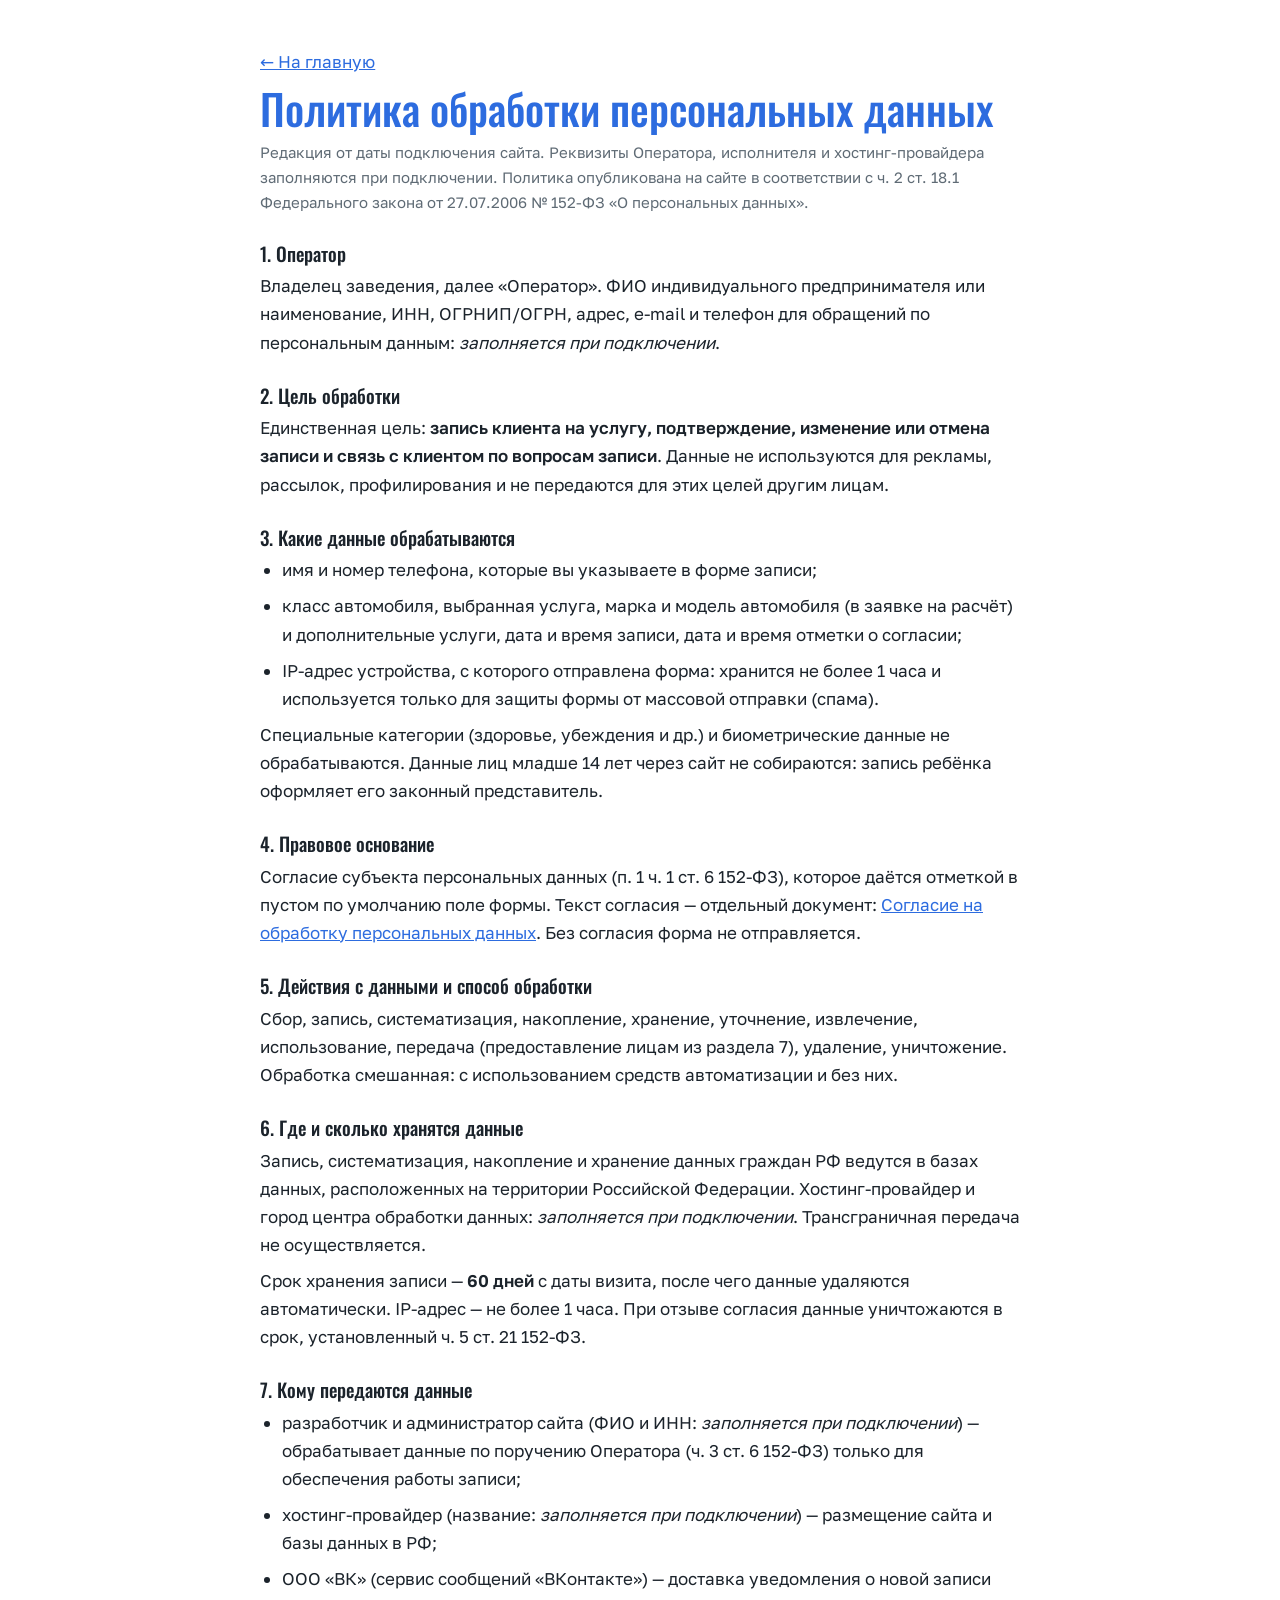
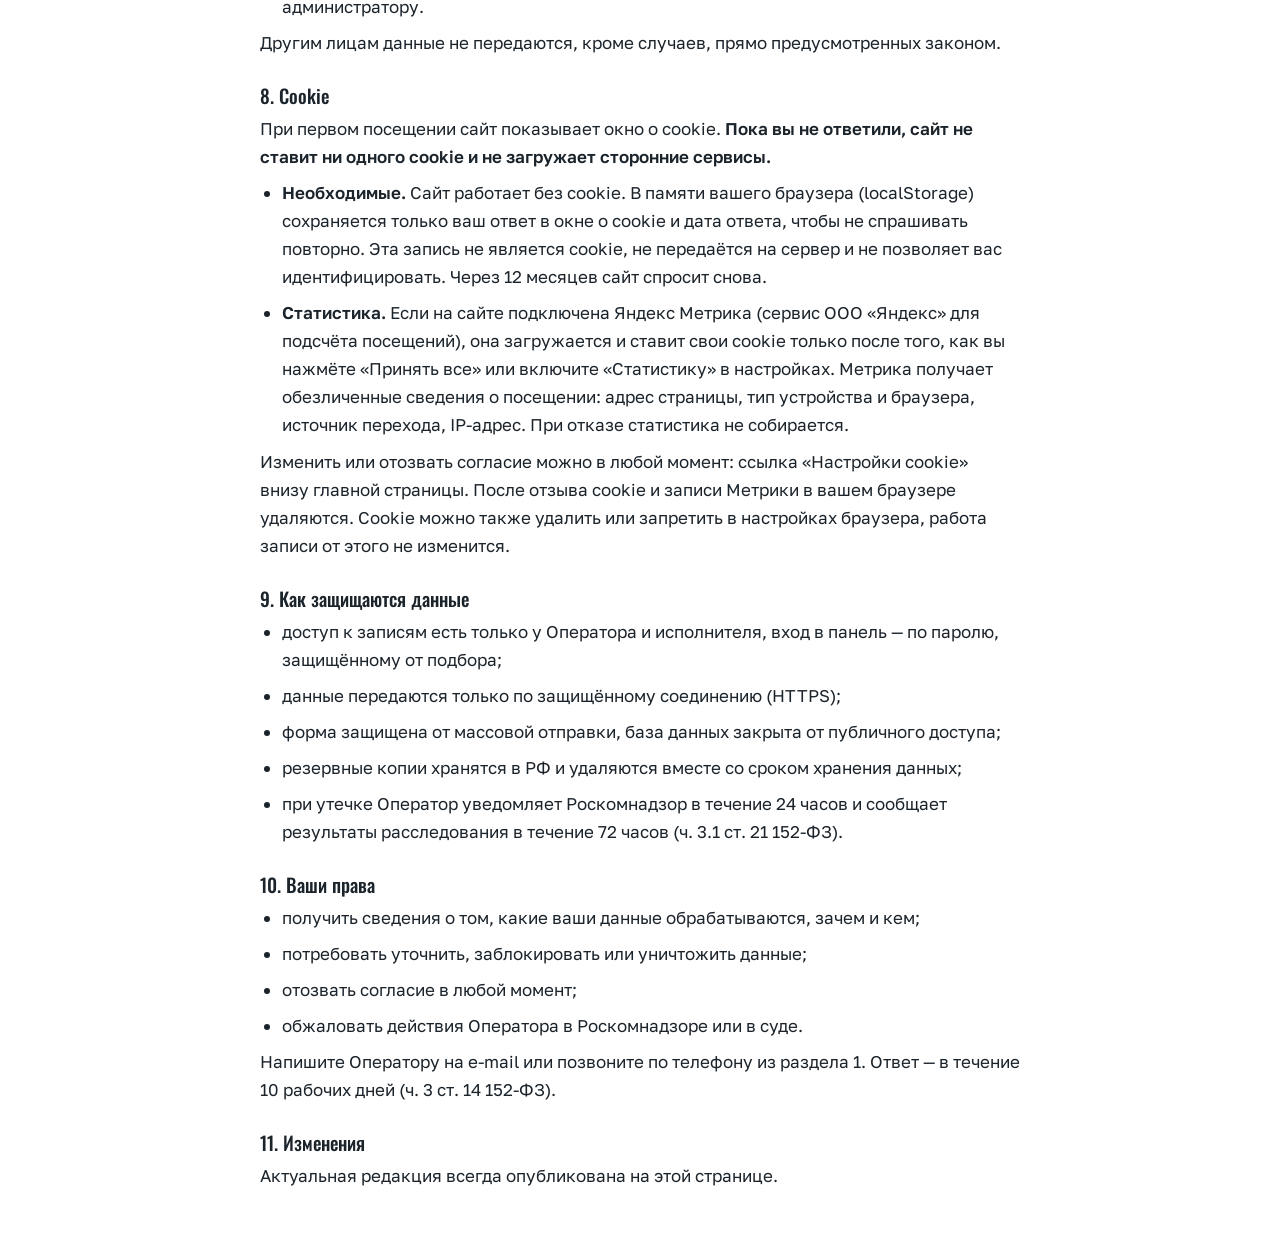
<file: privacy.html>
<!DOCTYPE html>
<html lang="ru">
<head>
<meta name="robots" content="noindex">
<meta charset="utf-8">
<meta name="viewport" content="width=device-width, initial-scale=1">
<title>Политика обработки персональных данных</title>
<link rel="icon" type="image/png" href="favicon.png">
<link rel="stylesheet" href="fonts/fonts.css">
<style>
:root{--bg:#ffffff;--ink:#1b232b;--muted:#5f6b75;--gold:#2d6cdf}
*{box-sizing:border-box;margin:0}
body{font-family:"Golos Text",system-ui,sans-serif;background:var(--bg);color:var(--ink);line-height:1.65;font-size:17px;padding:48px 24px}
main{max-width:760px;margin:0 auto}
h1,h2{font-family:Oswald,"Arial Narrow",sans-serif;font-weight:500;line-height:1.15}
h1{font-size:clamp(28px,6vw,42px);margin-bottom:8px;color:var(--gold)}
h2{font-size:19px;margin:28px 0 8px}
p,li{margin-bottom:8px}
ul{padding-left:22px}
a{color:var(--gold)}
:focus-visible{outline:2px solid var(--gold);outline-offset:3px}
.muted{color:var(--muted);font-size:15px}
</style>
</head>
<body>
<main>
<p><a href="index.html">← На главную</a></p>
<h1>Политика обработки персональных данных</h1>
<p class="muted">Редакция от даты подключения сайта. Реквизиты Оператора, исполнителя и хостинг-провайдера заполняются при подключении. Политика опубликована на сайте в соответствии с ч. 2 ст. 18.1 Федерального закона от 27.07.2006 № 152-ФЗ «О персональных данных».</p>

<h2>1. Оператор</h2>
<p>Владелец заведения, далее «Оператор». ФИО индивидуального предпринимателя или наименование, ИНН, ОГРНИП/ОГРН, адрес, e-mail и телефон для обращений по персональным данным: <i>заполняется при подключении</i>.</p>

<h2>2. Цель обработки</h2>
<p>Единственная цель: <b>запись клиента на услугу, подтверждение, изменение или отмена записи и связь с клиентом по вопросам записи</b>. Данные не используются для рекламы, рассылок, профилирования и не передаются для этих целей другим лицам.</p>

<h2>3. Какие данные обрабатываются</h2>
<ul>
<li>имя и номер телефона, которые вы указываете в форме записи;</li>
<li>класс автомобиля, выбранная услуга, марка и модель автомобиля (в заявке на расчёт) и дополнительные услуги, дата и время записи, дата и время отметки о согласии;</li>
<li>IP-адрес устройства, с которого отправлена форма: хранится не более 1 часа и используется только для защиты формы от массовой отправки (спама).</li>
</ul>
<p>Специальные категории (здоровье, убеждения и др.) и биометрические данные не обрабатываются. Данные лиц младше 14 лет через сайт не собираются: запись ребёнка оформляет его законный представитель.</p>

<h2>4. Правовое основание</h2>
<p>Согласие субъекта персональных данных (п. 1 ч. 1 ст. 6 152-ФЗ), которое даётся отметкой в пустом по умолчанию поле формы. Текст согласия — отдельный документ: <a href="soglasie.html">Согласие на обработку персональных данных</a>. Без согласия форма не отправляется.</p>

<h2>5. Действия с данными и способ обработки</h2>
<p>Сбор, запись, систематизация, накопление, хранение, уточнение, извлечение, использование, передача (предоставление лицам из раздела 7), удаление, уничтожение. Обработка смешанная: с использованием средств автоматизации и без них.</p>

<h2>6. Где и сколько хранятся данные</h2>
<p>Запись, систематизация, накопление и хранение данных граждан РФ ведутся в базах данных, расположенных на территории Российской Федерации. Хостинг-провайдер и город центра обработки данных: <i>заполняется при подключении</i>. Трансграничная передача не осуществляется.</p>
<p>Срок хранения записи — <b>60 дней</b> с даты визита, после чего данные удаляются автоматически. IP-адрес — не более 1 часа. При отзыве согласия данные уничтожаются в срок, установленный ч. 5 ст. 21 152-ФЗ.</p>

<h2>7. Кому передаются данные</h2>
<ul>
<li>разработчик и администратор сайта (ФИО и ИНН: <i>заполняется при подключении</i>) — обрабатывает данные по поручению Оператора (ч. 3 ст. 6 152-ФЗ) только для обеспечения работы записи;</li>
<li>хостинг-провайдер (название: <i>заполняется при подключении</i>) — размещение сайта и базы данных в РФ;</li>
<li>ООО «ВК» (сервис сообщений «ВКонтакте») — доставка уведомления о новой записи администратору.</li>
</ul>
<p>Другим лицам данные не передаются, кроме случаев, прямо предусмотренных законом.</p>

<h2 id="cookie">8. Cookie</h2>
<p>При первом посещении сайт показывает окно о cookie. <b>Пока вы не ответили, сайт не ставит ни одного cookie и не загружает сторонние сервисы.</b></p>
<ul>
<li><b>Необходимые.</b> Сайт работает без cookie. В памяти вашего браузера (localStorage) сохраняется только ваш ответ в окне о cookie и дата ответа, чтобы не спрашивать повторно. Эта запись не является cookie, не передаётся на сервер и не позволяет вас идентифицировать. Через 12 месяцев сайт спросит снова.</li>
<li><b>Статистика.</b> Если на сайте подключена Яндекс Метрика (сервис ООО «Яндекс» для подсчёта посещений), она загружается и ставит свои cookie только после того, как вы нажмёте «Принять все» или включите «Статистику» в настройках. Метрика получает обезличенные сведения о посещении: адрес страницы, тип устройства и браузера, источник перехода, IP-адрес. При отказе статистика не собирается.</li>
</ul>
<p>Изменить или отозвать согласие можно в любой момент: ссылка «Настройки cookie» внизу главной страницы. После отзыва cookie и записи Метрики в вашем браузере удаляются. Cookie можно также удалить или запретить в настройках браузера, работа записи от этого не изменится.</p>

<h2>9. Как защищаются данные</h2>
<ul>
<li>доступ к записям есть только у Оператора и исполнителя, вход в панель — по паролю, защищённому от подбора;</li>
<li>данные передаются только по защищённому соединению (HTTPS);</li>
<li>форма защищена от массовой отправки, база данных закрыта от публичного доступа;</li>
<li>резервные копии хранятся в РФ и удаляются вместе со сроком хранения данных;</li>
<li>при утечке Оператор уведомляет Роскомнадзор в течение 24 часов и сообщает результаты расследования в течение 72 часов (ч. 3.1 ст. 21 152-ФЗ).</li>
</ul>

<h2>10. Ваши права</h2>
<ul>
<li>получить сведения о том, какие ваши данные обрабатываются, зачем и кем;</li>
<li>потребовать уточнить, заблокировать или уничтожить данные;</li>
<li>отозвать согласие в любой момент;</li>
<li>обжаловать действия Оператора в Роскомнадзоре или в суде.</li>
</ul>
<p>Напишите Оператору на e-mail или позвоните по телефону из раздела 1. Ответ — в течение 10 рабочих дней (ч. 3 ст. 14 152-ФЗ).</p>

<h2>11. Изменения</h2>
<p>Актуальная редакция всегда опубликована на этой странице.</p>
</main>
</body>
</html>
</file>
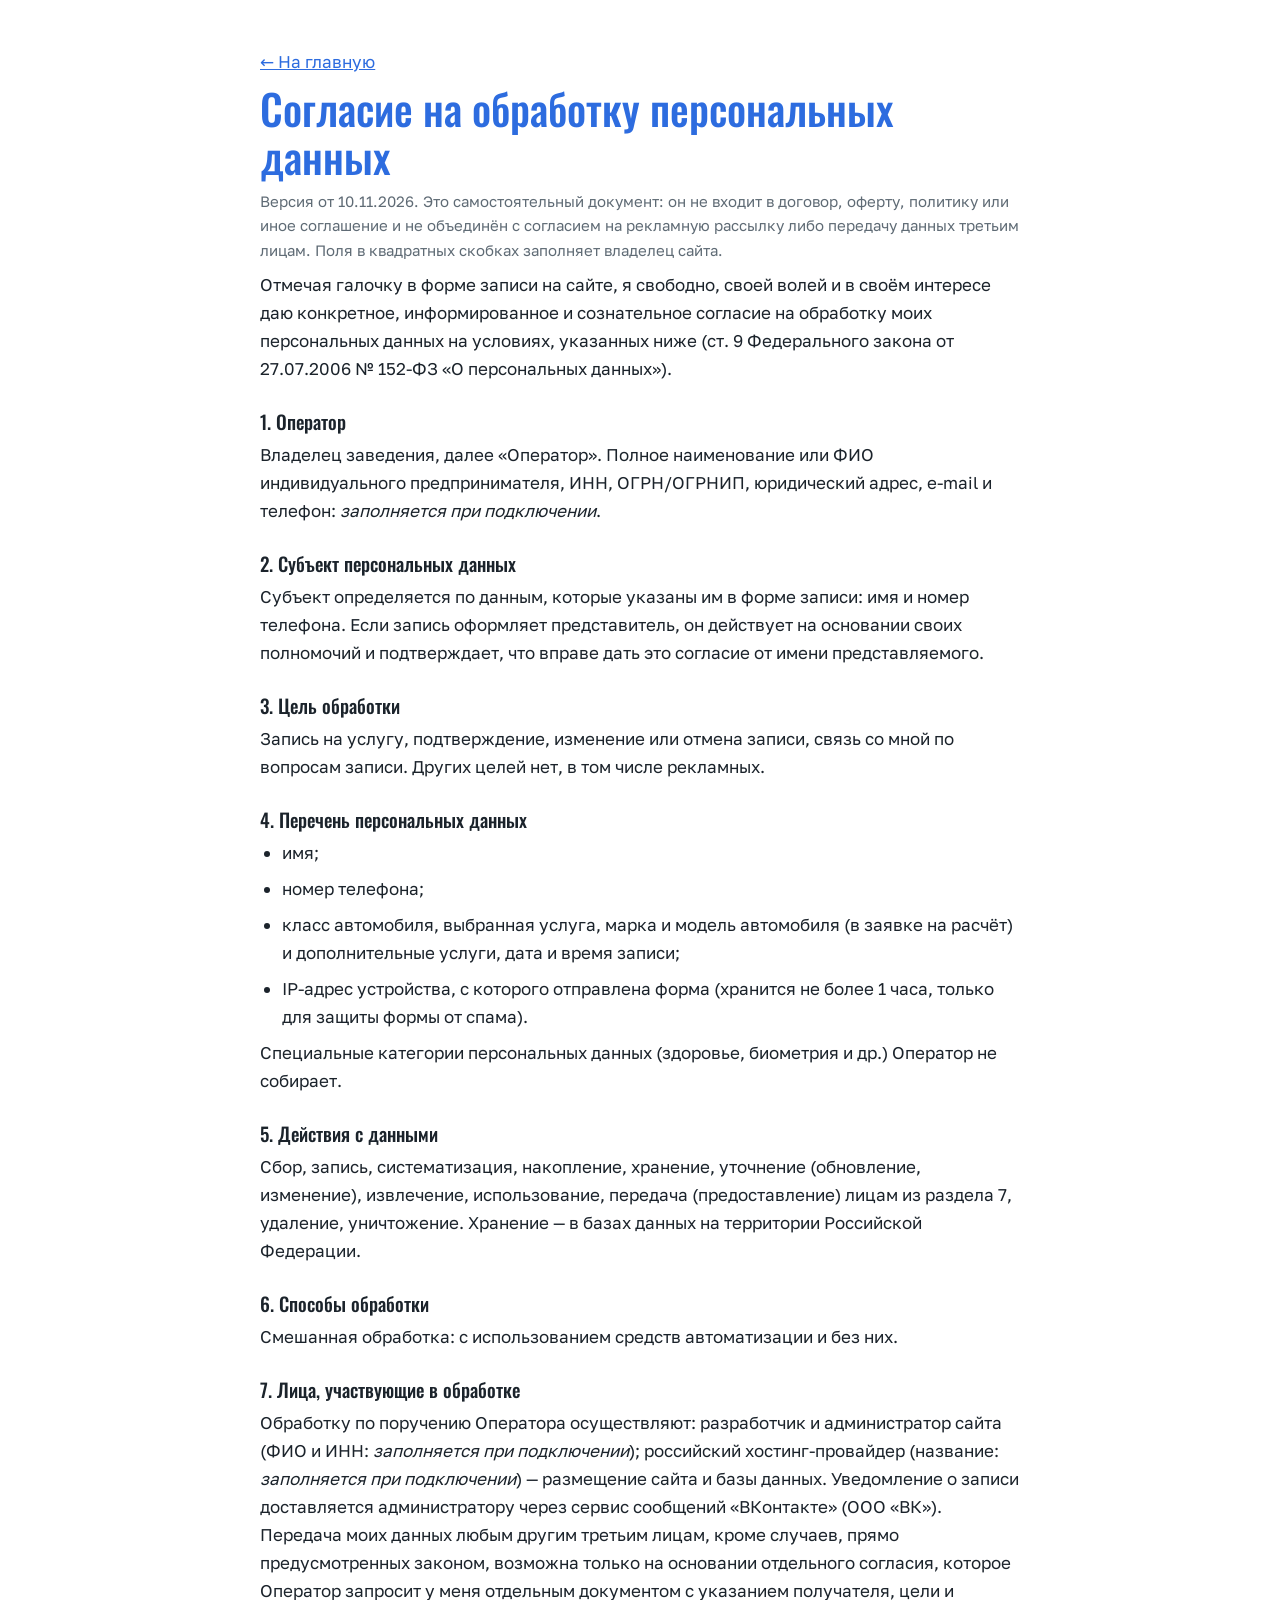
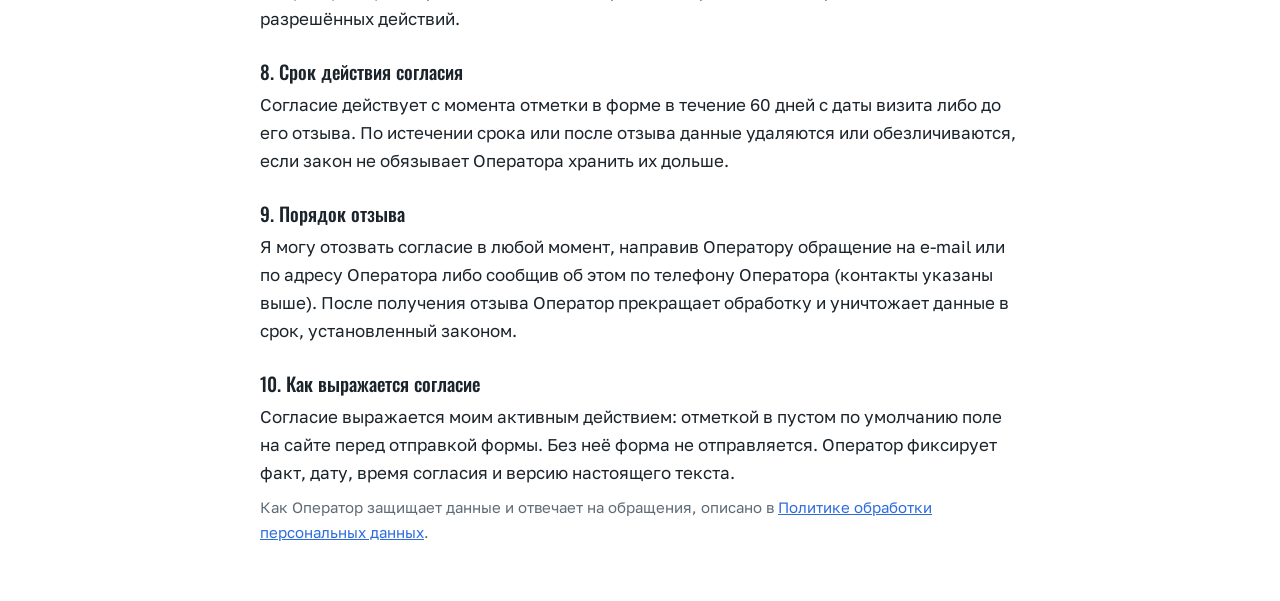
<file: soglasie.html>
<!DOCTYPE html>
<html lang="ru">
<head>
<meta name="robots" content="noindex">
<meta charset="utf-8">
<meta name="viewport" content="width=device-width, initial-scale=1">
<title>Согласие на обработку персональных данных</title>
<link rel="icon" type="image/png" href="favicon.png">
<link rel="stylesheet" href="fonts/fonts.css">
<style>
:root{--bg:#ffffff;--ink:#1b232b;--muted:#5f6b75;--gold:#2d6cdf}
*{box-sizing:border-box;margin:0}
body{font-family:"Golos Text",system-ui,sans-serif;background:var(--bg);color:var(--ink);line-height:1.65;font-size:17px;padding:48px 24px}
main{max-width:760px;margin:0 auto}
h1,h2{font-family:Oswald,"Arial Narrow",sans-serif;font-weight:500;line-height:1.15}
h1{font-size:clamp(28px,6vw,42px);margin-bottom:8px;color:var(--gold)}
h2{font-size:19px;margin:28px 0 8px}
p,li{margin-bottom:8px}
ul{padding-left:22px}
a{color:var(--gold)}
:focus-visible{outline:2px solid var(--gold);outline-offset:3px}
.muted{color:var(--muted);font-size:15px}
</style>
</head>
<body>
<main>
<p><a href="index.html">← На главную</a></p>
<h1>Согласие на обработку персональных данных</h1>
<p class="muted">Версия от 10.11.2026. Это самостоятельный документ: он не входит в договор, оферту, политику или иное соглашение и не объединён с согласием на рекламную рассылку либо передачу данных третьим лицам. Поля в квадратных скобках заполняет владелец сайта.</p>

<p>Отмечая галочку в форме записи на сайте, я свободно, своей волей и в своём интересе даю конкретное, информированное и сознательное согласие на обработку моих персональных данных на условиях, указанных ниже (ст. 9 Федерального закона от 27.07.2006 № 152-ФЗ «О персональных данных»).</p>

<h2>1. Оператор</h2>
<p>Владелец заведения, далее «Оператор». Полное наименование или ФИО индивидуального предпринимателя, ИНН, ОГРН/ОГРНИП, юридический адрес, e-mail и телефон: <i>заполняется при подключении</i>.</p>

<h2>2. Субъект персональных данных</h2>
<p>Субъект определяется по данным, которые указаны им в форме записи: имя и номер телефона. Если запись оформляет представитель, он действует на основании своих полномочий и подтверждает, что вправе дать это согласие от имени представляемого.</p>

<h2>3. Цель обработки</h2>
<p>Запись на услугу, подтверждение, изменение или отмена записи, связь со мной по вопросам записи. Других целей нет, в том числе рекламных.</p>

<h2>4. Перечень персональных данных</h2>
<ul>
<li>имя;</li>
<li>номер телефона;</li>
<li>класс автомобиля, выбранная услуга, марка и модель автомобиля (в заявке на расчёт) и дополнительные услуги, дата и время записи;</li>
<li>IP-адрес устройства, с которого отправлена форма (хранится не более 1 часа, только для защиты формы от спама).</li>
</ul>
<p>Специальные категории персональных данных (здоровье, биометрия и др.) Оператор не собирает.</p>

<h2>5. Действия с данными</h2>
<p>Сбор, запись, систематизация, накопление, хранение, уточнение (обновление, изменение), извлечение, использование, передача (предоставление) лицам из раздела 7, удаление, уничтожение. Хранение — в базах данных на территории Российской Федерации.</p>

<h2>6. Способы обработки</h2>
<p>Смешанная обработка: с использованием средств автоматизации и без них.</p>

<h2>7. Лица, участвующие в обработке</h2>
<p>Обработку по поручению Оператора осуществляют: разработчик и администратор сайта (ФИО и ИНН: <i>заполняется при подключении</i>); российский хостинг-провайдер (название: <i>заполняется при подключении</i>) — размещение сайта и базы данных. Уведомление о записи доставляется администратору через сервис сообщений «ВКонтакте» (ООО «ВК»). Передача моих данных любым другим третьим лицам, кроме случаев, прямо предусмотренных законом, возможна только на основании отдельного согласия, которое Оператор запросит у меня отдельным документом с указанием получателя, цели и разрешённых действий.</p>

<h2>8. Срок действия согласия</h2>
<p>Согласие действует с момента отметки в форме в течение 60 дней с даты визита либо до его отзыва. По истечении срока или после отзыва данные удаляются или обезличиваются, если закон не обязывает Оператора хранить их дольше.</p>

<h2>9. Порядок отзыва</h2>
<p>Я могу отозвать согласие в любой момент, направив Оператору обращение на e-mail или по адресу Оператора либо сообщив об этом по телефону Оператора (контакты указаны выше). После получения отзыва Оператор прекращает обработку и уничтожает данные в срок, установленный законом.</p>

<h2>10. Как выражается согласие</h2>
<p>Согласие выражается моим активным действием: отметкой в пустом по умолчанию поле на сайте перед отправкой формы. Без неё форма не отправляется. Оператор фиксирует факт, дату, время согласия и версию настоящего текста.</p>

<p class="muted">Как Оператор защищает данные и отвечает на обращения, описано в <a href="privacy.html">Политике обработки персональных данных</a>.</p>
</main>
</body>
</html>
</file>
<file: fonts/fonts.css>
/* Шрифты лежат на самом сайте, а не грузятся с Google Fonts: так IP посетителей не уходит за рубеж (152-ФЗ). Лицензия SIL OFL 1.1, тексты рядом. */
@font-face{font-family:'Cormorant Garamond';font-style:normal;font-weight:600 700;font-display:swap;src:url(CormorantGaramond-cyrillic.woff2) format('woff2');unicode-range:U+0301, U+0400-045F, U+0490-0491, U+04B0-04B1, U+2116}
@font-face{font-family:'Cormorant Garamond';font-style:normal;font-weight:600 700;font-display:swap;src:url(CormorantGaramond-latin.woff2) format('woff2');unicode-range:U+0000-00FF, U+0131, U+0152-0153, U+02BB-02BC, U+02C6, U+02DA, U+02DC, U+0304, U+0308, U+0329, U+2000-206F, U+20AC, U+2122, U+2191, U+2193, U+2212, U+2215, U+FEFF, U+FFFD}
@font-face{font-family:'Manrope';font-style:normal;font-weight:400 700;font-display:swap;src:url(Manrope-cyrillic.woff2) format('woff2');unicode-range:U+0301, U+0400-045F, U+0490-0491, U+04B0-04B1, U+2116}
@font-face{font-family:'Manrope';font-style:normal;font-weight:400 700;font-display:swap;src:url(Manrope-latin.woff2) format('woff2');unicode-range:U+0000-00FF, U+0131, U+0152-0153, U+02BB-02BC, U+02C6, U+02DA, U+02DC, U+0304, U+0308, U+0329, U+2000-206F, U+20AC, U+2122, U+2191, U+2193, U+2212, U+2215, U+FEFF, U+FFFD}
@font-face{font-family:'Golos Text';font-style:normal;font-weight:400 600;font-display:swap;src:url(GolosText-cyrillic-400.woff2) format('woff2');unicode-range:U+0301, U+0400-045F, U+0490-0491, U+04B0-04B1, U+2116}
@font-face{font-family:'Golos Text';font-style:normal;font-weight:400 600;font-display:swap;src:url(GolosText-latin-400.woff2) format('woff2');unicode-range:U+0000-00FF, U+0131, U+0152-0153, U+02BB-02BC, U+02C6, U+02DA, U+02DC, U+0304, U+0308, U+0329, U+2000-206F, U+20AC, U+2122, U+2191, U+2193, U+2212, U+2215, U+FEFF, U+FFFD}
@font-face{font-family:'Oswald';font-style:normal;font-weight:500 700;font-display:swap;src:url(Oswald-cyrillic-500.woff2) format('woff2');unicode-range:U+0301, U+0400-045F, U+0490-0491, U+04B0-04B1, U+2116}
@font-face{font-family:'Oswald';font-style:normal;font-weight:500 700;font-display:swap;src:url(Oswald-latin-500.woff2) format('woff2');unicode-range:U+0000-00FF, U+0131, U+0152-0153, U+02BB-02BC, U+02C6, U+02DA, U+02DC, U+0304, U+0308, U+0329, U+2000-206F, U+20AC, U+2122, U+2191, U+2193, U+2212, U+2215, U+FEFF, U+FFFD}
</file>
